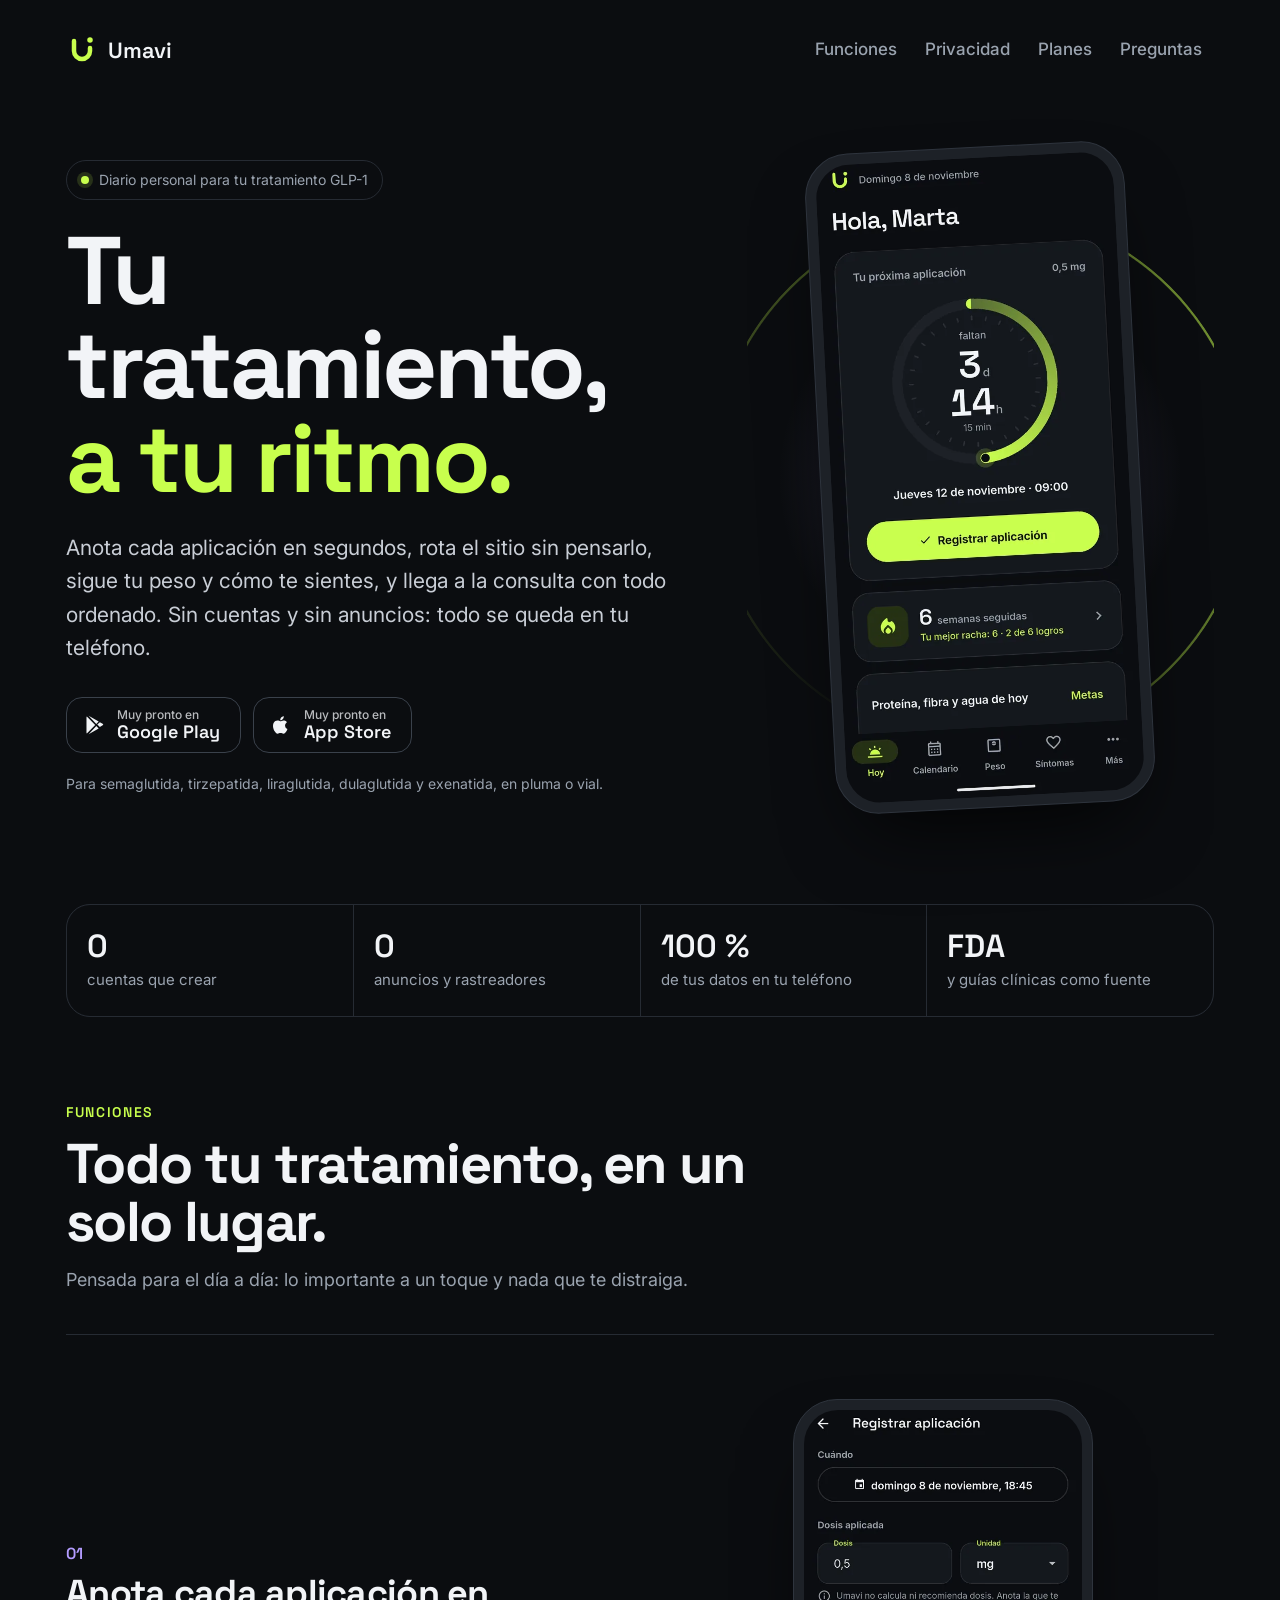
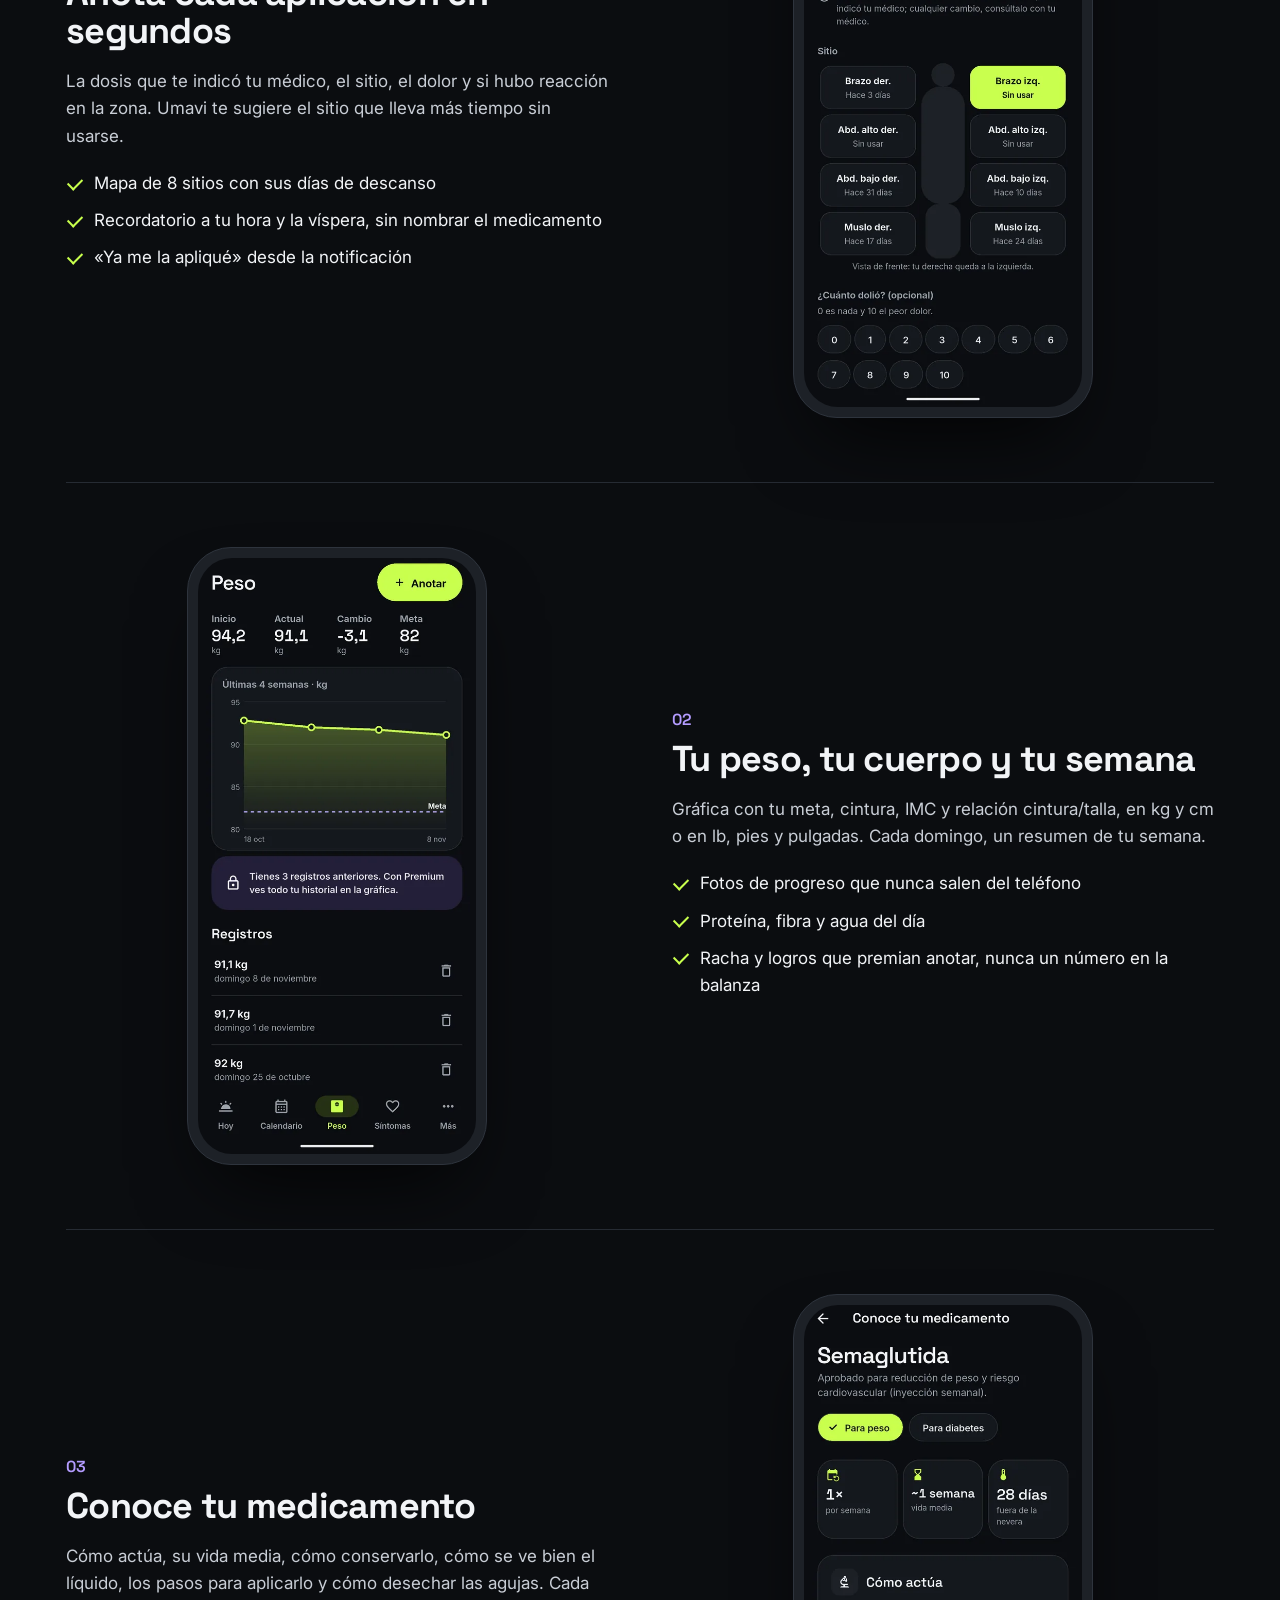
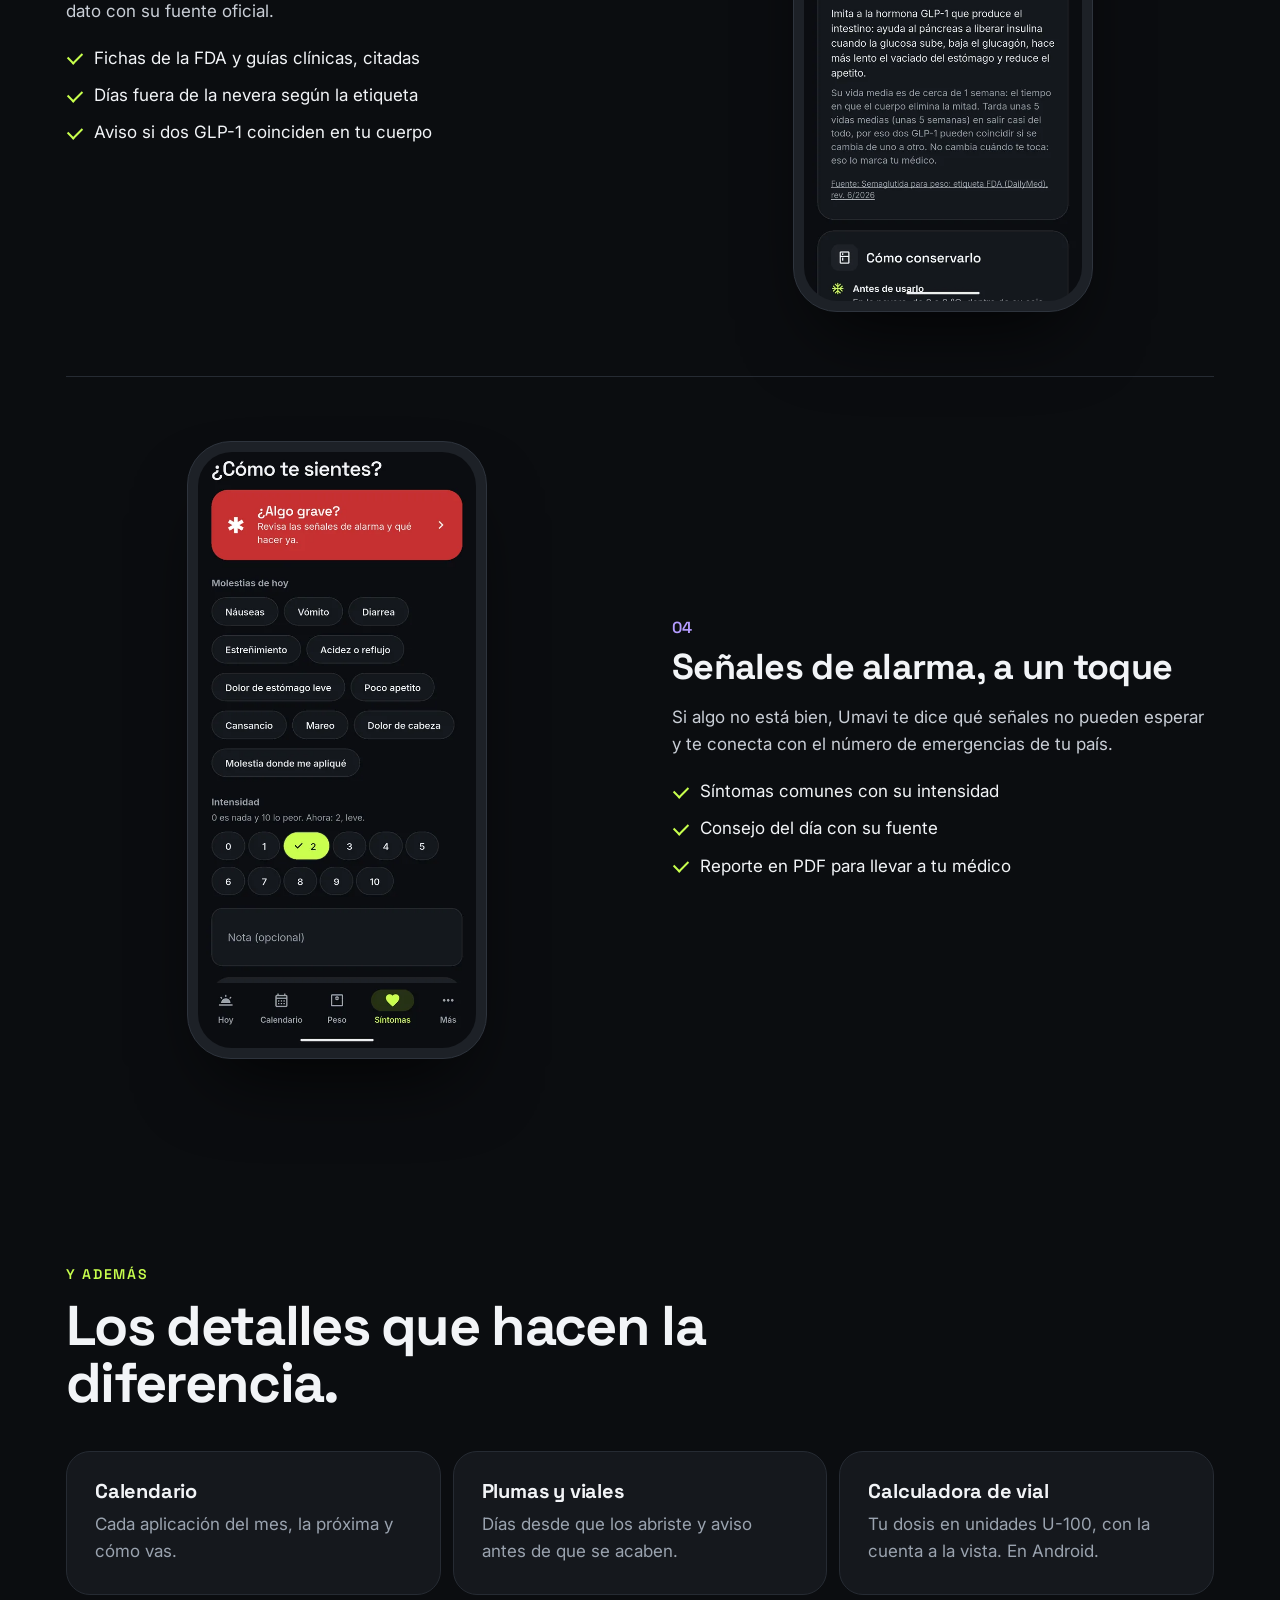
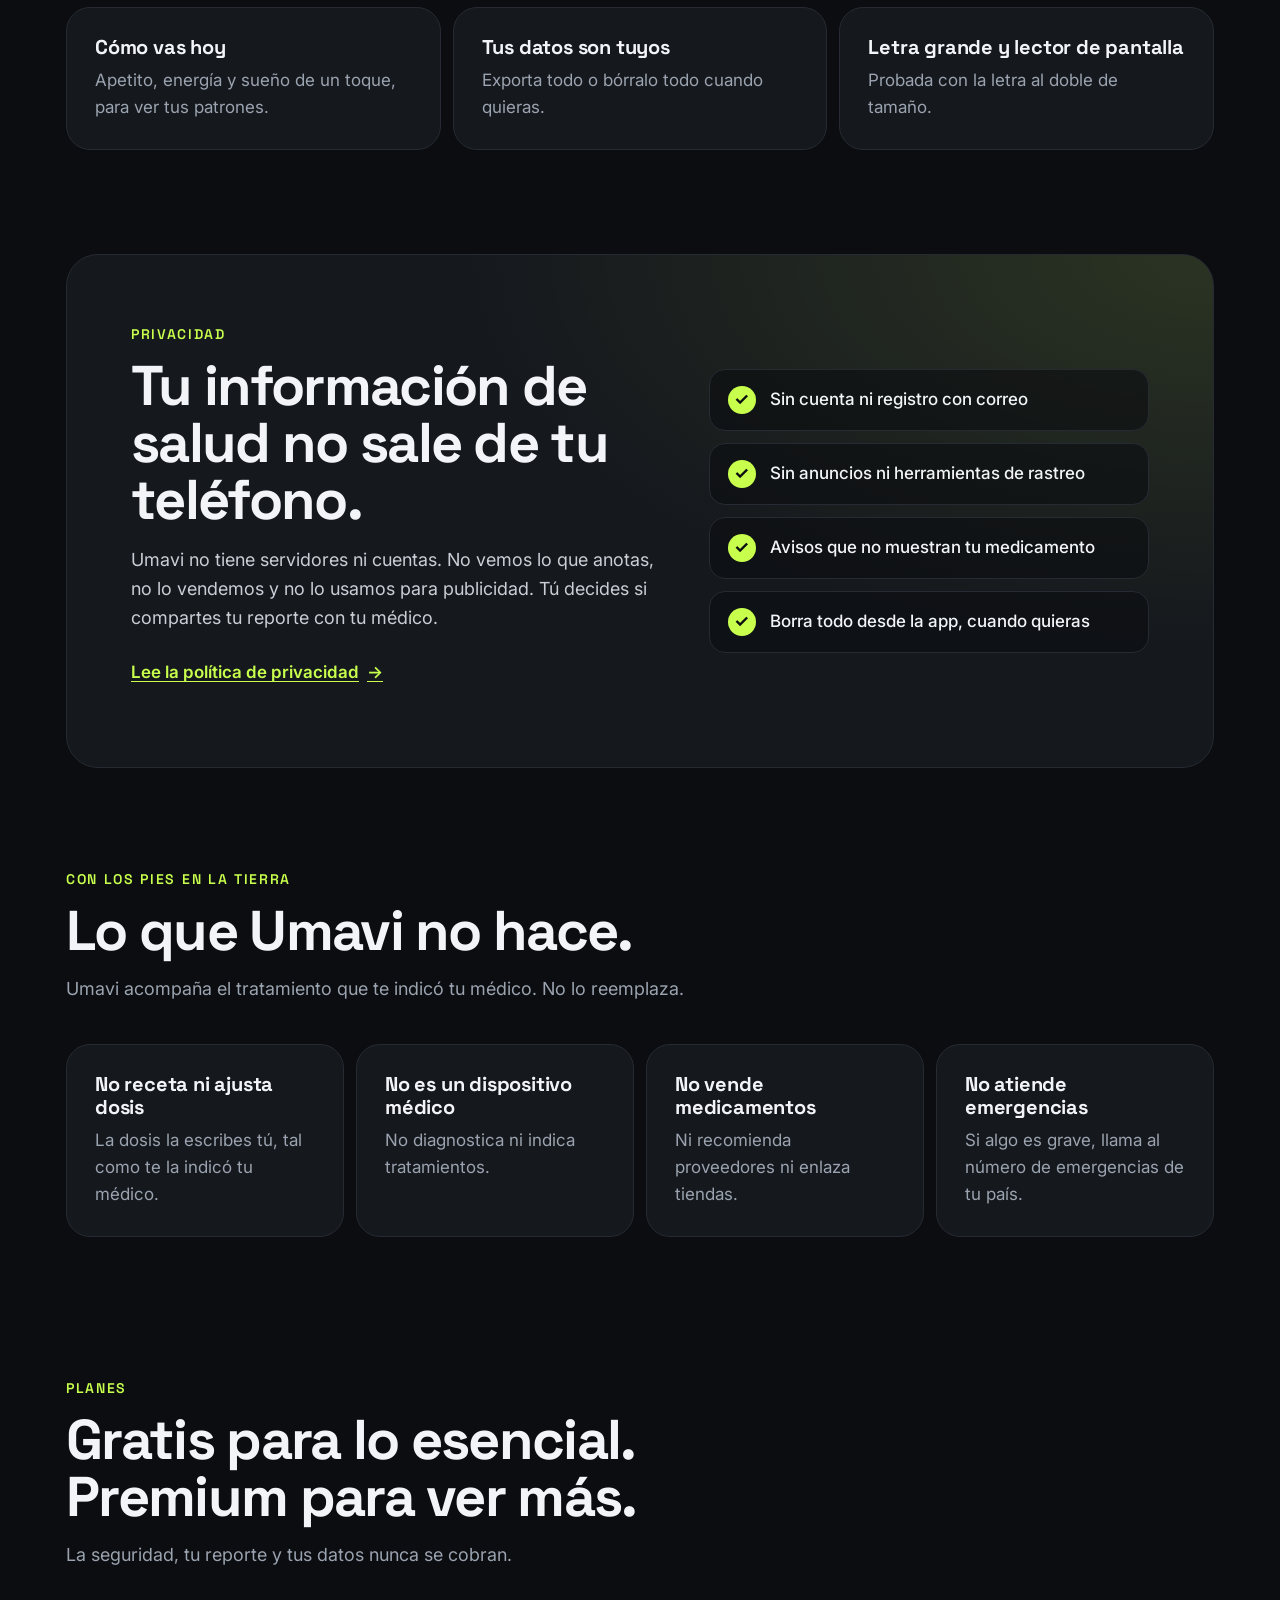
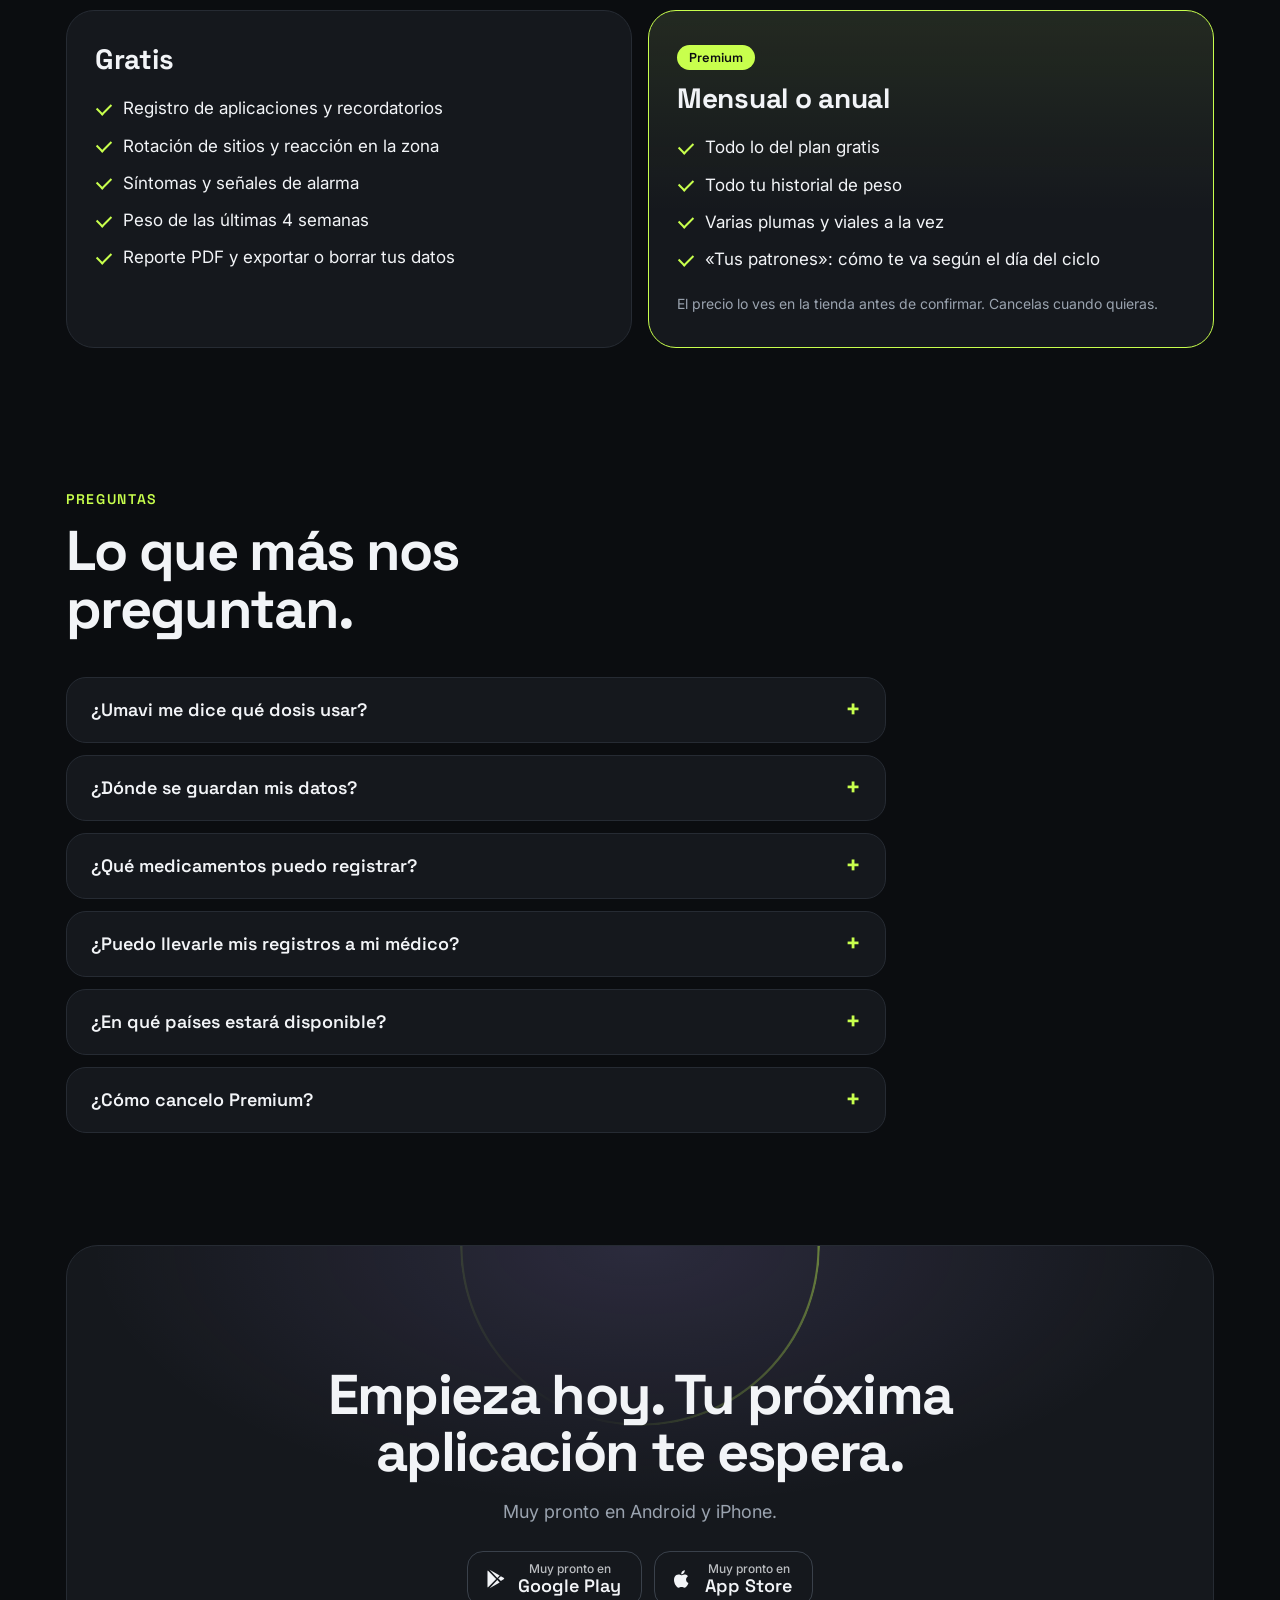
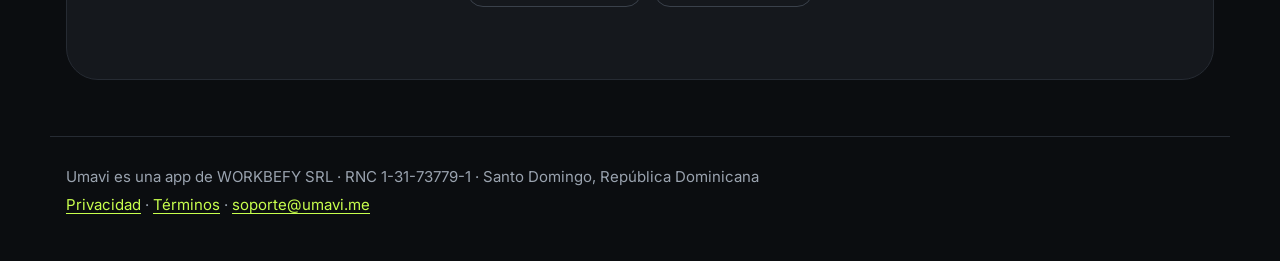
<file: index.html>
<!doctype html>
<html lang="es">
<head>
<meta charset="utf-8">
<meta name="viewport" content="width=device-width, initial-scale=1">
<title>Umavi: diario de tu tratamiento GLP-1</title>
<meta name="description" content="Anota tus aplicaciones, rota el sitio, sigue tu peso y lleva todo ordenado a tu médico. Sin cuentas ni anuncios: tus datos se quedan en tu teléfono.">
<meta name="theme-color" content="#0B0D10">
<meta property="og:title" content="Umavi: diario de tu tratamiento GLP-1">
<meta property="og:description" content="Anota tus aplicaciones, rota el sitio, sigue tu peso y lleva todo ordenado a tu médico. Sin cuentas ni anuncios: tus datos se quedan en tu teléfono.">
<meta property="og:image" content="https://umavi.me/img/01-hoy.webp">
<link rel="icon" href="icono.png">
<link rel="stylesheet" href="estilo.css">
</head>
<body class="portada-app">
<a class="saltar" href="#contenido">Saltar al contenido</a>
<header class="barra">
  <a class="marca" href="./" aria-label="Umavi, inicio">
    <svg viewBox="0 0 64 64" width="32" height="32" aria-hidden="true"><path d="M16 14v20a16 16 0 0 0 32 0v-6" fill="none" stroke="currentColor" stroke-width="9" stroke-linecap="round"/><circle cx="48" cy="12" r="5.5" fill="currentColor"/></svg>
    <span>Umavi</span>
  </a>
  <nav class="nav" aria-label="Secciones">
    <a href="#funciones">Funciones</a><a href="#privacidad">Privacidad</a><a href="#planes">Planes</a><a href="#preguntas">Preguntas</a>
  </nav>
</header>
<main id="contenido">
<section class="hero">
  <div class="hero-texto">
    <p class="sello"><span class="punto" aria-hidden="true"></span>Diario personal para tu tratamiento GLP-1</p>
    <h1>Tu tratamiento,<br><span class="lima">a tu ritmo.</span></h1>
    <p class="bajada">Anota cada aplicación en segundos, rota el sitio sin pensarlo, sigue tu peso y cómo te
    sientes, y llega a la consulta con todo ordenado. Sin cuentas y sin anuncios: todo se queda en tu teléfono.</p>
    <div class="tiendas"><a class="tienda pronto" href="#descargar" aria-label="Muy pronto en Google Play"><svg viewBox="0 0 24 24" width="22" height="22" aria-hidden="true"><path fill="currentColor" d="M4.2 2.6c-.3.3-.4.7-.4 1.2v16.4c0 .5.1.9.4 1.2l9.1-9.4-9.1-9.4zm10.3 10.6 2.6 2.7-11 6.3 8.4-9zm0-2.4L6.1 1.8l11 6.3-2.6 2.7zm3.9-1.9 3 1.7c.9.5.9 1.3 0 1.8l-3 1.7-2.8-2.6 2.8-2.6z"/></svg><span><small>Muy pronto en</small>Google Play</span></a><a class="tienda pronto" href="#descargar" aria-label="Muy pronto en App Store"><svg viewBox="0 0 24 24" width="22" height="22" aria-hidden="true"><path fill="currentColor" d="M16.4 12.6c0-2.4 2-3.6 2.1-3.7-1.1-1.7-2.9-1.9-3.5-1.9-1.5-.2-2.9.9-3.7.9-.8 0-1.9-.9-3.2-.8-1.6 0-3.1 1-4 2.4-1.7 3-.4 7.3 1.2 9.7.8 1.2 1.8 2.5 3 2.4 1.2 0 1.7-.8 3.2-.8s1.9.8 3.2.8c1.3 0 2.2-1.2 3-2.4.9-1.4 1.3-2.7 1.3-2.8-.1 0-2.6-1-2.6-3.8zM14 5.4c.7-.8 1.1-1.9 1-3-1 0-2.1.7-2.8 1.5-.6.7-1.2 1.8-1 2.9 1.1.1 2.1-.6 2.8-1.4z"/></svg><span><small>Muy pronto en</small>App Store</span></a></div>
    <p class="aviso-hero">Para semaglutida, tirzepatida, liraglutida, dulaglutida y exenatida, en pluma o vial.</p>
  </div>
  <div class="hero-visual">
    <div class="anillo" aria-hidden="true"></div>
    <figure class="telefono principal"><img src="img/01-hoy.webp" width="540" height="1158" alt="Pantalla Hoy de Umavi: cuenta regresiva a la próxima aplicación, racha de 6 semanas y botón Registrar aplicación" fetchpriority="high" decoding="async"></figure>
  </div>
</section>

<ul class="franja" aria-label="Lo esencial de Umavi">
  <li><strong>0</strong> cuentas que crear</li>
  <li><strong>0</strong> anuncios y rastreadores</li>
  <li><strong>100&nbsp;%</strong> de tus datos en tu teléfono</li>
  <li><strong>FDA</strong> y guías clínicas como fuente</li>
</ul>

<section id="funciones" class="seccion">
  <header class="cabecera">
    <p class="ojo">Funciones</p>
    <h2>Todo tu tratamiento, en un solo lugar.</h2>
    <p>Pensada para el día a día: lo importante a un toque y nada que te distraiga.</p>
  </header>
  <article class="funcion">
  <div class="funcion-texto">
    <p class="numero">01</p>
    <h3>Anota cada aplicación en segundos</h3>
    <p>La dosis que te indicó tu médico, el sitio, el dolor y si hubo reacción en la zona. Umavi te sugiere el sitio que lleva más tiempo sin usarse.</p>
    <ul class="puntos"><li>Mapa de 8 sitios con sus días de descanso</li><li>Recordatorio a tu hora y la víspera, sin nombrar el medicamento</li><li>«Ya me la apliqué» desde la notificación</li></ul>
  </div>
  <figure class="telefono "><img src="img/06-registrar.webp" width="540" height="1158" alt="Registro de una aplicación con fecha, dosis, mapa de sitios y escala de dolor" loading="lazy" decoding="async"></figure>
</article>
  <article class="funcion">
  <div class="funcion-texto">
    <p class="numero">02</p>
    <h3>Tu peso, tu cuerpo y tu semana</h3>
    <p>Gráfica con tu meta, cintura, IMC y relación cintura/talla, en kg y cm o en lb, pies y pulgadas. Cada domingo, un resumen de tu semana.</p>
    <ul class="puntos"><li>Fotos de progreso que nunca salen del teléfono</li><li>Proteína, fibra y agua del día</li><li>Racha y logros que premian anotar, nunca un número en la balanza</li></ul>
  </div>
  <figure class="telefono "><img src="img/03-peso.webp" width="540" height="1158" alt="Pantalla Peso con inicio, actual, cambio, meta y gráfica de las últimas 4 semanas" loading="lazy" decoding="async"></figure>
</article>
  <article class="funcion">
  <div class="funcion-texto">
    <p class="numero">03</p>
    <h3>Conoce tu medicamento</h3>
    <p>Cómo actúa, su vida media, cómo conservarlo, cómo se ve bien el líquido, los pasos para aplicarlo y cómo desechar las agujas. Cada dato con su fuente oficial.</p>
    <ul class="puntos"><li>Fichas de la FDA y guías clínicas, citadas</li><li>Días fuera de la nevera según la etiqueta</li><li>Aviso si dos GLP-1 coinciden en tu cuerpo</li></ul>
  </div>
  <figure class="telefono "><img src="img/07-medicamento.webp" width="540" height="1158" alt="Ficha de semaglutida con frecuencia, vida media, días fuera de la nevera y cómo actúa" loading="lazy" decoding="async"></figure>
</article>
  <article class="funcion">
  <div class="funcion-texto">
    <p class="numero">04</p>
    <h3>Señales de alarma, a un toque</h3>
    <p>Si algo no está bien, Umavi te dice qué señales no pueden esperar y te conecta con el número de emergencias de tu país.</p>
    <ul class="puntos"><li>Síntomas comunes con su intensidad</li><li>Consejo del día con su fuente</li><li>Reporte en PDF para llevar a tu médico</li></ul>
  </div>
  <figure class="telefono "><img src="img/04-sintomas.webp" width="540" height="1158" alt="Pantalla de síntomas con el botón rojo de señales de alarma y la lista de molestias" loading="lazy" decoding="async"></figure>
</article>
</section>

<section class="seccion mas">
  <header class="cabecera">
    <p class="ojo">Y además</p>
    <h2>Los detalles que hacen la diferencia.</h2>
  </header>
  <ul class="rejilla">
    <li><h3>Calendario</h3><p>Cada aplicación del mes, la próxima y cómo vas.</p></li>
    <li><h3>Plumas y viales</h3><p>Días desde que los abriste y aviso antes de que se acaben.</p></li>
    <li><h3>Calculadora de vial</h3><p>Tu dosis en unidades U-100, con la cuenta a la vista. En Android.</p></li>
    <li><h3>Cómo vas hoy</h3><p>Apetito, energía y sueño de un toque, para ver tus patrones.</p></li>
    <li><h3>Tus datos son tuyos</h3><p>Exporta todo o bórralo todo cuando quieras.</p></li>
    <li><h3>Letra grande y lector de pantalla</h3><p>Probada con la letra al doble de tamaño.</p></li>
  </ul>
</section>

<section id="privacidad" class="seccion privacidad">
  <div class="privacidad-texto">
    <p class="ojo">Privacidad</p>
    <h2>Tu información de salud no sale de tu teléfono.</h2>
    <p>Umavi no tiene servidores ni cuentas. No vemos lo que anotas, no lo vendemos y no lo usamos para publicidad. Tú decides si compartes tu reporte con tu médico.</p>
    <a class="enlace-flecha" href="privacidad/">Lee la política de privacidad <span aria-hidden="true">→</span></a>
  </div>
  <ul class="garantias">
    <li><span aria-hidden="true">✓</span>Sin cuenta ni registro con correo</li>
    <li><span aria-hidden="true">✓</span>Sin anuncios ni herramientas de rastreo</li>
    <li><span aria-hidden="true">✓</span>Avisos que no muestran tu medicamento</li>
    <li><span aria-hidden="true">✓</span>Borra todo desde la app, cuando quieras</li>
  </ul>
</section>

<section class="seccion">
  <header class="cabecera">
    <p class="ojo">Con los pies en la tierra</p>
    <h2>Lo que Umavi no hace.</h2>
    <p>Umavi acompaña el tratamiento que te indicó tu médico. No lo reemplaza.</p>
  </header>
  <ul class="rejilla no-hace">
    <li><h3>No receta ni ajusta dosis</h3><p>La dosis la escribes tú, tal como te la indicó tu médico.</p></li>
    <li><h3>No es un dispositivo médico</h3><p>No diagnostica ni indica tratamientos.</p></li>
    <li><h3>No vende medicamentos</h3><p>Ni recomienda proveedores ni enlaza tiendas.</p></li>
    <li><h3>No atiende emergencias</h3><p>Si algo es grave, llama al número de emergencias de tu país.</p></li>
  </ul>
</section>

<section id="planes" class="seccion">
  <header class="cabecera">
    <p class="ojo">Planes</p>
    <h2>Gratis para lo esencial. Premium para ver más.</h2>
    <p>La seguridad, tu reporte y tus datos nunca se cobran.</p>
  </header>
  <div class="planes">
    <article class="plan">
      <h3>Gratis</h3>
      <ul class="puntos">
        <li>Registro de aplicaciones y recordatorios</li>
        <li>Rotación de sitios y reacción en la zona</li>
        <li>Síntomas y señales de alarma</li>
        <li>Peso de las últimas 4 semanas</li>
        <li>Reporte PDF y exportar o borrar tus datos</li>
      </ul>
    </article>
    <article class="plan premium">
      <p class="etiqueta">Premium</p>
      <h3>Mensual o anual</h3>
      <ul class="puntos">
        <li>Todo lo del plan gratis</li>
        <li>Todo tu historial de peso</li>
        <li>Varias plumas y viales a la vez</li>
        <li>«Tus patrones»: cómo te va según el día del ciclo</li>
      </ul>
      <p class="nota-plan">El precio lo ves en la tienda antes de confirmar. Cancelas cuando quieras.</p>
    </article>
  </div>
</section>

<section id="preguntas" class="seccion">
  <header class="cabecera">
    <p class="ojo">Preguntas</p>
    <h2>Lo que más nos preguntan.</h2>
  </header>
  <div class="faq">
    <details><summary>¿Umavi me dice qué dosis usar?</summary><p>No. Umavi no recomienda, calcula ni ajusta dosis. Escribes la que te indicó tu médico y Umavi te ayuda a llevar el registro.</p></details>
    <details><summary>¿Dónde se guardan mis datos?</summary><p>Solo en tu teléfono. No hay cuenta ni servidores. Si borras la app o tus datos desde Más, se eliminan.</p></details>
    <details><summary>¿Qué medicamentos puedo registrar?</summary><p>Semaglutida, tirzepatida, liraglutida, dulaglutida y exenatida, en pluma o vial, con la dosis y la frecuencia que te indicó tu médico.</p></details>
    <details><summary>¿Puedo llevarle mis registros a mi médico?</summary><p>Sí. Umavi arma un reporte en PDF con tus aplicaciones, peso, síntomas y medidas de los últimos 90 días, y tú eliges con quién compartirlo.</p></details>
    <details><summary>¿En qué países estará disponible?</summary><p>La app está en español y la publicaremos en todos los países donde lo permitan Google Play y la App Store. El botón de urgencias marca el número de emergencias de tu país.</p></details>
    <details><summary>¿Cómo cancelo Premium?</summary><p>Desde la configuración de suscripciones de Google Play o de la App Store. Conservas Premium hasta que termine el periodo pagado.</p></details>
  </div>
</section>

<section id="descargar" class="cta">
  <div class="anillo pequeno" aria-hidden="true"></div>
  <h2>Empieza hoy. Tu próxima aplicación te espera.</h2>
  <p>Muy pronto en Android y iPhone.</p>
  <div class="tiendas"><a class="tienda pronto" href="#descargar" aria-label="Muy pronto en Google Play"><svg viewBox="0 0 24 24" width="22" height="22" aria-hidden="true"><path fill="currentColor" d="M4.2 2.6c-.3.3-.4.7-.4 1.2v16.4c0 .5.1.9.4 1.2l9.1-9.4-9.1-9.4zm10.3 10.6 2.6 2.7-11 6.3 8.4-9zm0-2.4L6.1 1.8l11 6.3-2.6 2.7zm3.9-1.9 3 1.7c.9.5.9 1.3 0 1.8l-3 1.7-2.8-2.6 2.8-2.6z"/></svg><span><small>Muy pronto en</small>Google Play</span></a><a class="tienda pronto" href="#descargar" aria-label="Muy pronto en App Store"><svg viewBox="0 0 24 24" width="22" height="22" aria-hidden="true"><path fill="currentColor" d="M16.4 12.6c0-2.4 2-3.6 2.1-3.7-1.1-1.7-2.9-1.9-3.5-1.9-1.5-.2-2.9.9-3.7.9-.8 0-1.9-.9-3.2-.8-1.6 0-3.1 1-4 2.4-1.7 3-.4 7.3 1.2 9.7.8 1.2 1.8 2.5 3 2.4 1.2 0 1.7-.8 3.2-.8s1.9.8 3.2.8c1.3 0 2.2-1.2 3-2.4.9-1.4 1.3-2.7 1.3-2.8-.1 0-2.6-1-2.6-3.8zM14 5.4c.7-.8 1.1-1.9 1-3-1 0-2.1.7-2.8 1.5-.6.7-1.2 1.8-1 2.9 1.1.1 2.1-.6 2.8-1.4z"/></svg><span><small>Muy pronto en</small>App Store</span></a></div>
</section>

</main>
<footer class="pie">
  <p>Umavi es una app de WORKBEFY SRL · RNC 1-31-73779-1 · Santo Domingo, República Dominicana</p>
  <p><a href="privacidad/">Privacidad</a> · <a href="terminos/">Términos</a> · <a href="mailto:soporte@umavi.me">soporte@umavi.me</a></p>
</footer>
</body>
</html>
</file>
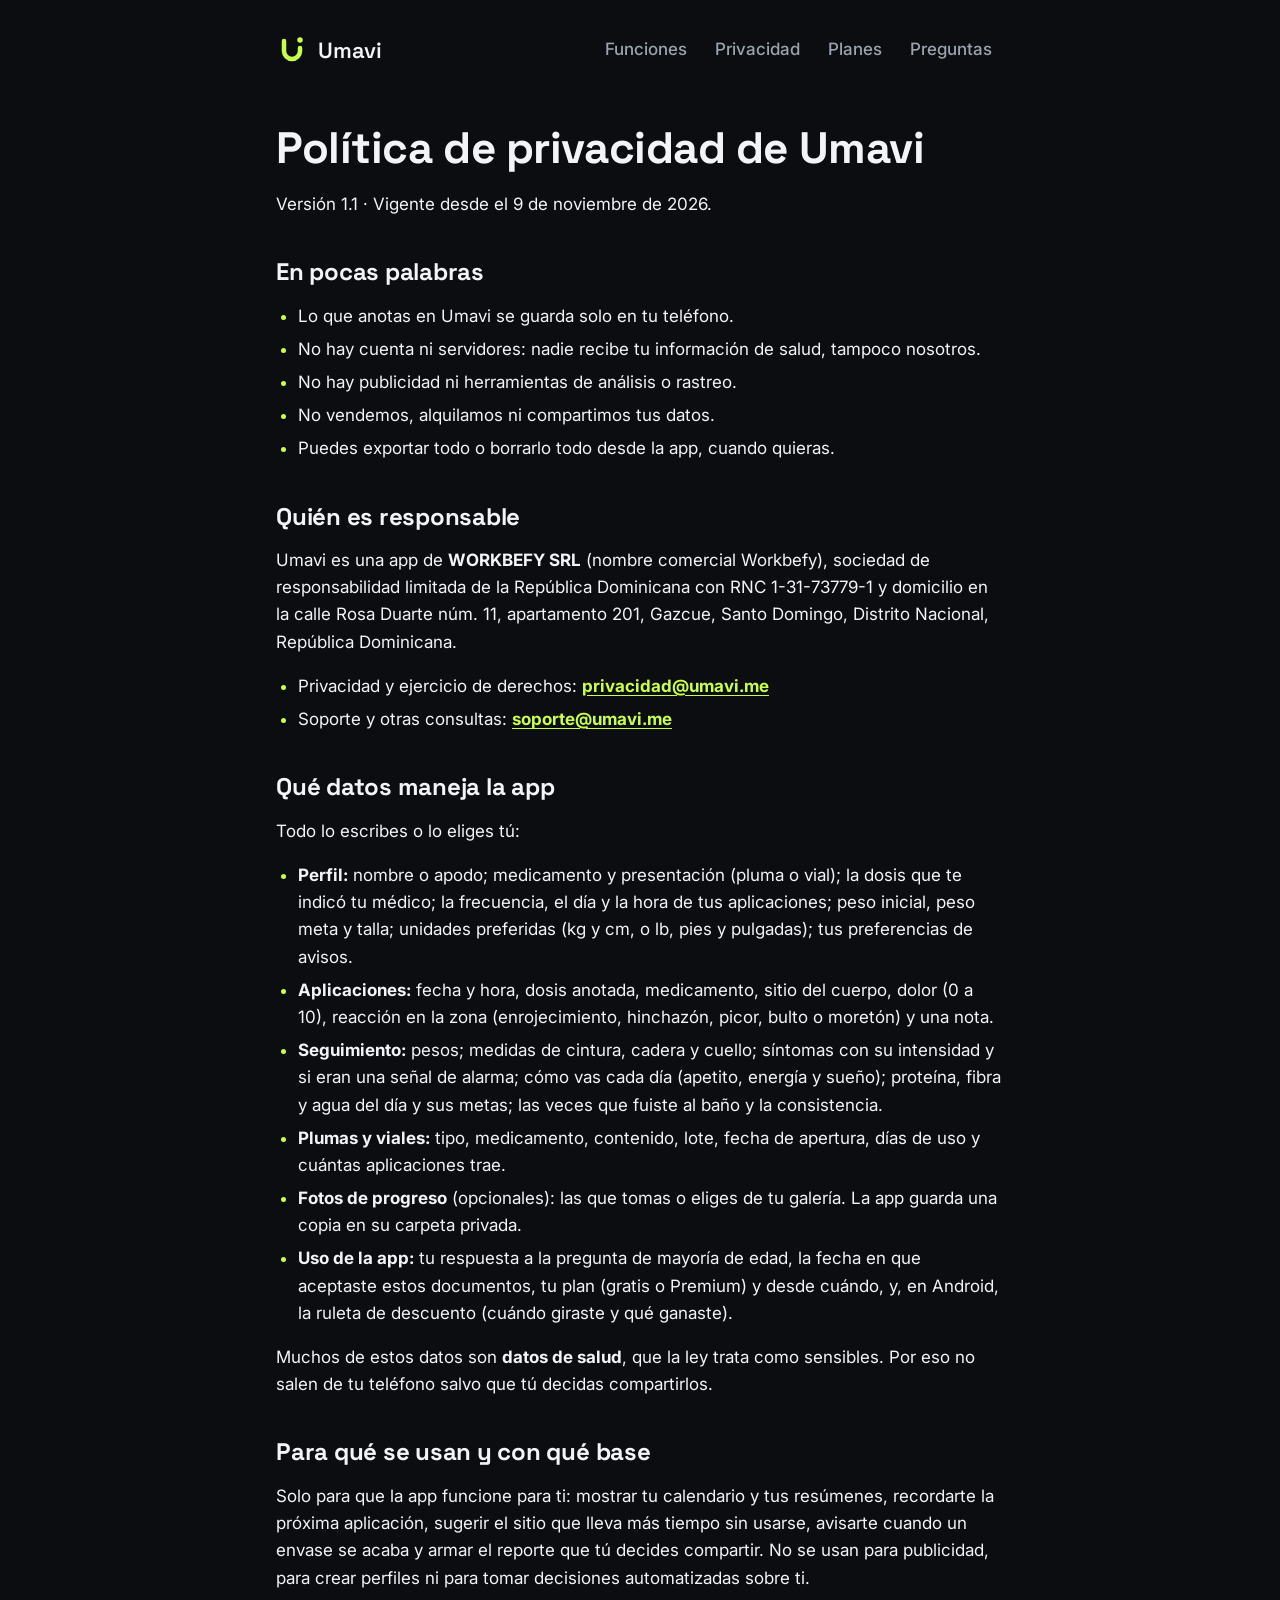
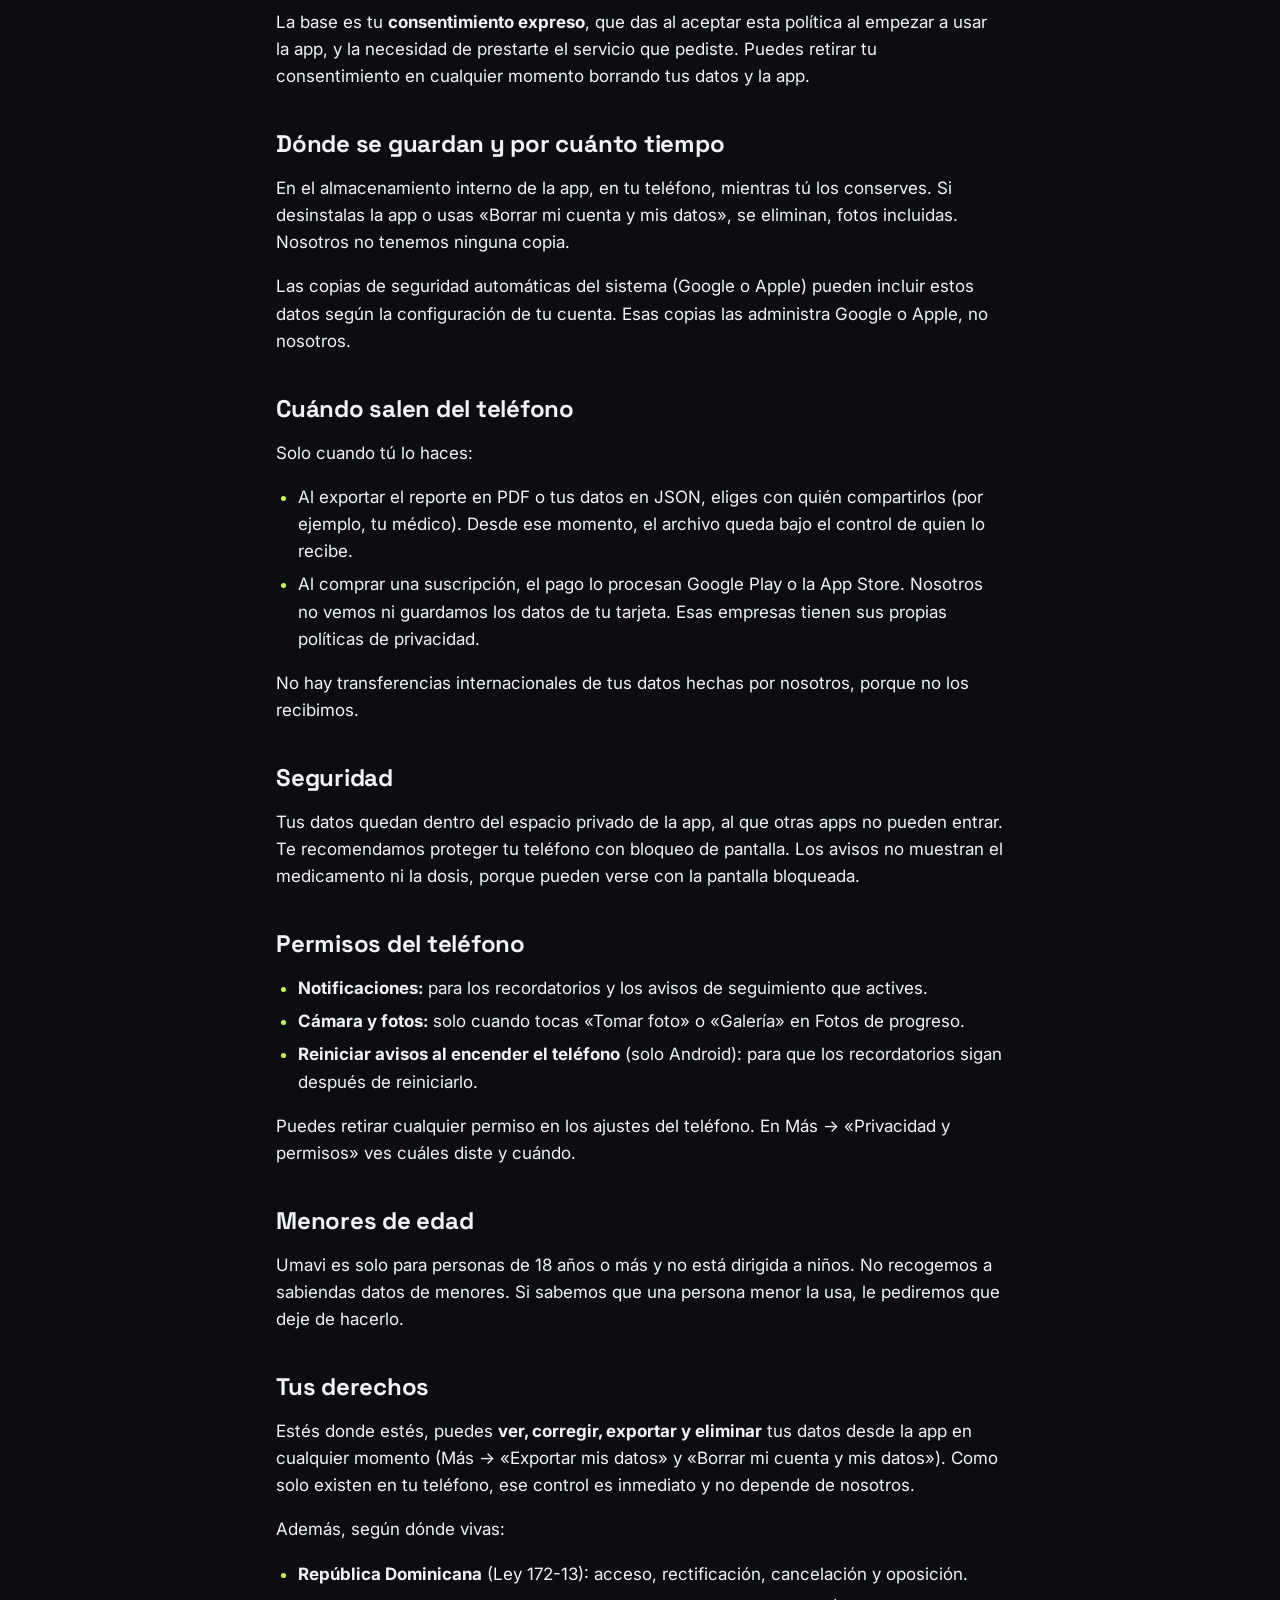
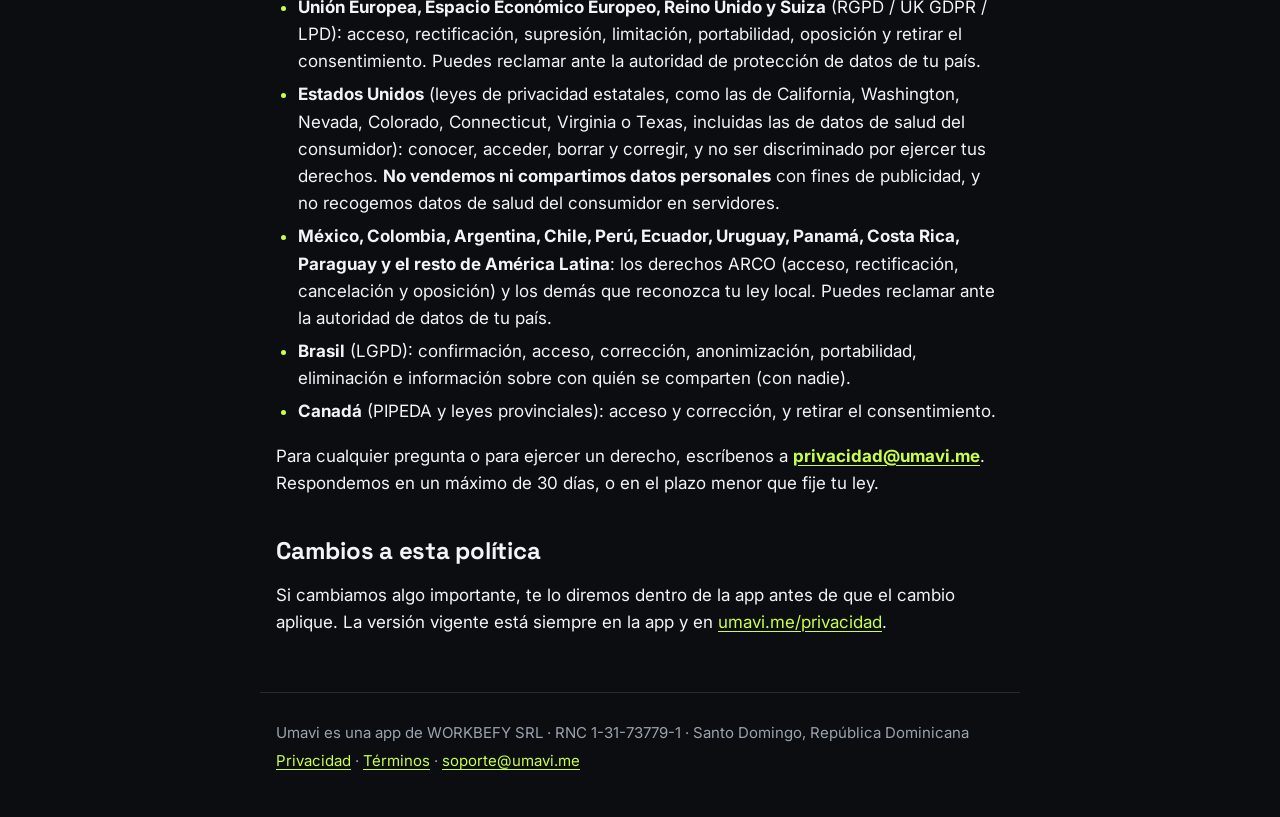
<file: privacidad/index.html>
<!doctype html>
<html lang="es">
<head>
<meta charset="utf-8">
<meta name="viewport" content="width=device-width, initial-scale=1">
<title>Política de privacidad de Umavi</title>
<meta name="description" content="Umavi: diario personal para el tratamiento GLP-1. Privacidad, términos y contacto.">
<meta name="theme-color" content="#0B0D10">
<meta property="og:title" content="Política de privacidad de Umavi">
<meta property="og:description" content="Umavi: diario personal para el tratamiento GLP-1. Privacidad, términos y contacto.">
<meta property="og:image" content="https://umavi.me/img/01-hoy.webp">
<link rel="icon" href="../icono.png">
<link rel="stylesheet" href="../estilo.css">
</head>
<body>
<a class="saltar" href="#contenido">Saltar al contenido</a>
<header class="barra">
  <a class="marca" href="../" aria-label="Umavi, inicio">
    <svg viewBox="0 0 64 64" width="32" height="32" aria-hidden="true"><path d="M16 14v20a16 16 0 0 0 32 0v-6" fill="none" stroke="currentColor" stroke-width="9" stroke-linecap="round"/><circle cx="48" cy="12" r="5.5" fill="currentColor"/></svg>
    <span>Umavi</span>
  </a>
  <nav class="nav" aria-label="Secciones">
    <a href="../#funciones">Funciones</a><a href="../#privacidad">Privacidad</a><a href="../#planes">Planes</a><a href="../#preguntas">Preguntas</a>
  </nav>
</header>
<main id="contenido">
<article class="doc">
<h1>Política de privacidad de Umavi</h1>
<p>Versión 1.1 · Vigente desde el 9 de noviembre de 2026.</p>
<h2>En pocas palabras</h2>
<ul>
<li>Lo que anotas en Umavi se guarda solo en tu teléfono.</li>
<li>No hay cuenta ni servidores: nadie recibe tu información de salud, tampoco nosotros.</li>
<li>No hay publicidad ni herramientas de análisis o rastreo.</li>
<li>No vendemos, alquilamos ni compartimos tus datos.</li>
<li>Puedes exportar todo o borrarlo todo desde la app, cuando quieras.</li>
</ul>
<h2>Quién es responsable</h2>
<p>Umavi es una app de <strong>WORKBEFY SRL</strong> (nombre comercial Workbefy), sociedad de responsabilidad limitada de la República Dominicana con RNC 1-31-73779-1 y domicilio en la calle Rosa Duarte núm. 11, apartamento 201, Gazcue, Santo Domingo, Distrito Nacional, República Dominicana.</p>
<ul>
<li>Privacidad y ejercicio de derechos: <strong><a href="mailto:privacidad@umavi.me">privacidad@umavi.me</a></strong></li>
<li>Soporte y otras consultas: <strong><a href="mailto:soporte@umavi.me">soporte@umavi.me</a></strong></li>
</ul>
<h2>Qué datos maneja la app</h2>
<p>Todo lo escribes o lo eliges tú:</p>
<ul>
<li><strong>Perfil:</strong> nombre o apodo; medicamento y presentación (pluma o vial); la dosis que te indicó tu médico; la frecuencia, el día y la hora de tus aplicaciones; peso inicial, peso meta y talla; unidades preferidas (kg y cm, o lb, pies y pulgadas); tus preferencias de avisos.</li>
<li><strong>Aplicaciones:</strong> fecha y hora, dosis anotada, medicamento, sitio del cuerpo, dolor (0 a 10), reacción en la zona (enrojecimiento, hinchazón, picor, bulto o moretón) y una nota.</li>
<li><strong>Seguimiento:</strong> pesos; medidas de cintura, cadera y cuello; síntomas con su intensidad y si eran una señal de alarma; cómo vas cada día (apetito, energía y sueño); proteína, fibra y agua del día y sus metas; las veces que fuiste al baño y la consistencia.</li>
<li><strong>Plumas y viales:</strong> tipo, medicamento, contenido, lote, fecha de apertura, días de uso y cuántas aplicaciones trae.</li>
<li><strong>Fotos de progreso</strong> (opcionales): las que tomas o eliges de tu galería. La app guarda una copia en su carpeta privada.</li>
<li><strong>Uso de la app:</strong> tu respuesta a la pregunta de mayoría de edad, la fecha en que aceptaste estos documentos, tu plan (gratis o Premium) y desde cuándo, y, en Android, la ruleta de descuento (cuándo giraste y qué ganaste).</li>
</ul>
<p>Muchos de estos datos son <strong>datos de salud</strong>, que la ley trata como sensibles. Por eso no salen de tu teléfono salvo que tú decidas compartirlos.</p>
<h2>Para qué se usan y con qué base</h2>
<p>Solo para que la app funcione para ti: mostrar tu calendario y tus resúmenes, recordarte la próxima aplicación, sugerir el sitio que lleva más tiempo sin usarse, avisarte cuando un envase se acaba y armar el reporte que tú decides compartir. No se usan para publicidad, para crear perfiles ni para tomar decisiones automatizadas sobre ti.</p>
<p>La base es tu <strong>consentimiento expreso</strong>, que das al aceptar esta política al empezar a usar la app, y la necesidad de prestarte el servicio que pediste. Puedes retirar tu consentimiento en cualquier momento borrando tus datos y la app.</p>
<h2>Dónde se guardan y por cuánto tiempo</h2>
<p>En el almacenamiento interno de la app, en tu teléfono, mientras tú los conserves. Si desinstalas la app o usas «Borrar mi cuenta y mis datos», se eliminan, fotos incluidas. Nosotros no tenemos ninguna copia.</p>
<p>Las copias de seguridad automáticas del sistema (Google o Apple) pueden incluir estos datos según la configuración de tu cuenta. Esas copias las administra Google o Apple, no nosotros.</p>
<h2>Cuándo salen del teléfono</h2>
<p>Solo cuando tú lo haces:</p>
<ul>
<li>Al exportar el reporte en PDF o tus datos en JSON, eliges con quién compartirlos (por ejemplo, tu médico). Desde ese momento, el archivo queda bajo el control de quien lo recibe.</li>
<li>Al comprar una suscripción, el pago lo procesan Google Play o la App Store. Nosotros no vemos ni guardamos los datos de tu tarjeta. Esas empresas tienen sus propias políticas de privacidad.</li>
</ul>
<p>No hay transferencias internacionales de tus datos hechas por nosotros, porque no los recibimos.</p>
<h2>Seguridad</h2>
<p>Tus datos quedan dentro del espacio privado de la app, al que otras apps no pueden entrar. Te recomendamos proteger tu teléfono con bloqueo de pantalla. Los avisos no muestran el medicamento ni la dosis, porque pueden verse con la pantalla bloqueada.</p>
<h2>Permisos del teléfono</h2>
<ul>
<li><strong>Notificaciones:</strong> para los recordatorios y los avisos de seguimiento que actives.</li>
<li><strong>Cámara y fotos:</strong> solo cuando tocas «Tomar foto» o «Galería» en Fotos de progreso.</li>
<li><strong>Reiniciar avisos al encender el teléfono</strong> (solo Android): para que los recordatorios sigan después de reiniciarlo.</li>
</ul>
<p>Puedes retirar cualquier permiso en los ajustes del teléfono. En Más → «Privacidad y permisos» ves cuáles diste y cuándo.</p>
<h2>Menores de edad</h2>
<p>Umavi es solo para personas de 18 años o más y no está dirigida a niños. No recogemos a sabiendas datos de menores. Si sabemos que una persona menor la usa, le pediremos que deje de hacerlo.</p>
<h2>Tus derechos</h2>
<p>Estés donde estés, puedes <strong>ver, corregir, exportar y eliminar</strong> tus datos desde la app en cualquier momento (Más → «Exportar mis datos» y «Borrar mi cuenta y mis datos»). Como solo existen en tu teléfono, ese control es inmediato y no depende de nosotros.</p>
<p>Además, según dónde vivas:</p>
<ul>
<li><strong>República Dominicana</strong> (Ley 172-13): acceso, rectificación, cancelación y oposición.</li>
<li><strong>Unión Europea, Espacio Económico Europeo, Reino Unido y Suiza</strong> (RGPD / UK GDPR / LPD): acceso, rectificación, supresión, limitación, portabilidad, oposición y retirar el consentimiento. Puedes reclamar ante la autoridad de protección de datos de tu país.</li>
<li><strong>Estados Unidos</strong> (leyes de privacidad estatales, como las de California, Washington, Nevada, Colorado, Connecticut, Virginia o Texas, incluidas las de datos de salud del consumidor): conocer, acceder, borrar y corregir, y no ser discriminado por ejercer tus derechos. <strong>No vendemos ni compartimos datos personales</strong> con fines de publicidad, y no recogemos datos de salud del consumidor en servidores.</li>
<li><strong>México, Colombia, Argentina, Chile, Perú, Ecuador, Uruguay, Panamá, Costa Rica, Paraguay y el resto de América Latina</strong>: los derechos ARCO (acceso, rectificación, cancelación y oposición) y los demás que reconozca tu ley local. Puedes reclamar ante la autoridad de datos de tu país.</li>
<li><strong>Brasil</strong> (LGPD): confirmación, acceso, corrección, anonimización, portabilidad, eliminación e información sobre con quién se comparten (con nadie).</li>
<li><strong>Canadá</strong> (PIPEDA y leyes provinciales): acceso y corrección, y retirar el consentimiento.</li>
</ul>
<p>Para cualquier pregunta o para ejercer un derecho, escríbenos a <strong><a href="mailto:privacidad@umavi.me">privacidad@umavi.me</a></strong>. Respondemos en un máximo de 30 días, o en el plazo menor que fije tu ley.</p>
<h2>Cambios a esta política</h2>
<p>Si cambiamos algo importante, te lo diremos dentro de la app antes de que el cambio aplique. La versión vigente está siempre en la app y en <a href="https://umavi.me/privacidad/">umavi.me/privacidad</a>.</p>
</article>

</main>
<footer class="pie">
  <p>Umavi es una app de WORKBEFY SRL · RNC 1-31-73779-1 · Santo Domingo, República Dominicana</p>
  <p><a href="../privacidad/">Privacidad</a> · <a href="../terminos/">Términos</a> · <a href="mailto:soporte@umavi.me">soporte@umavi.me</a></p>
</footer>
</body>
</html>
</file>
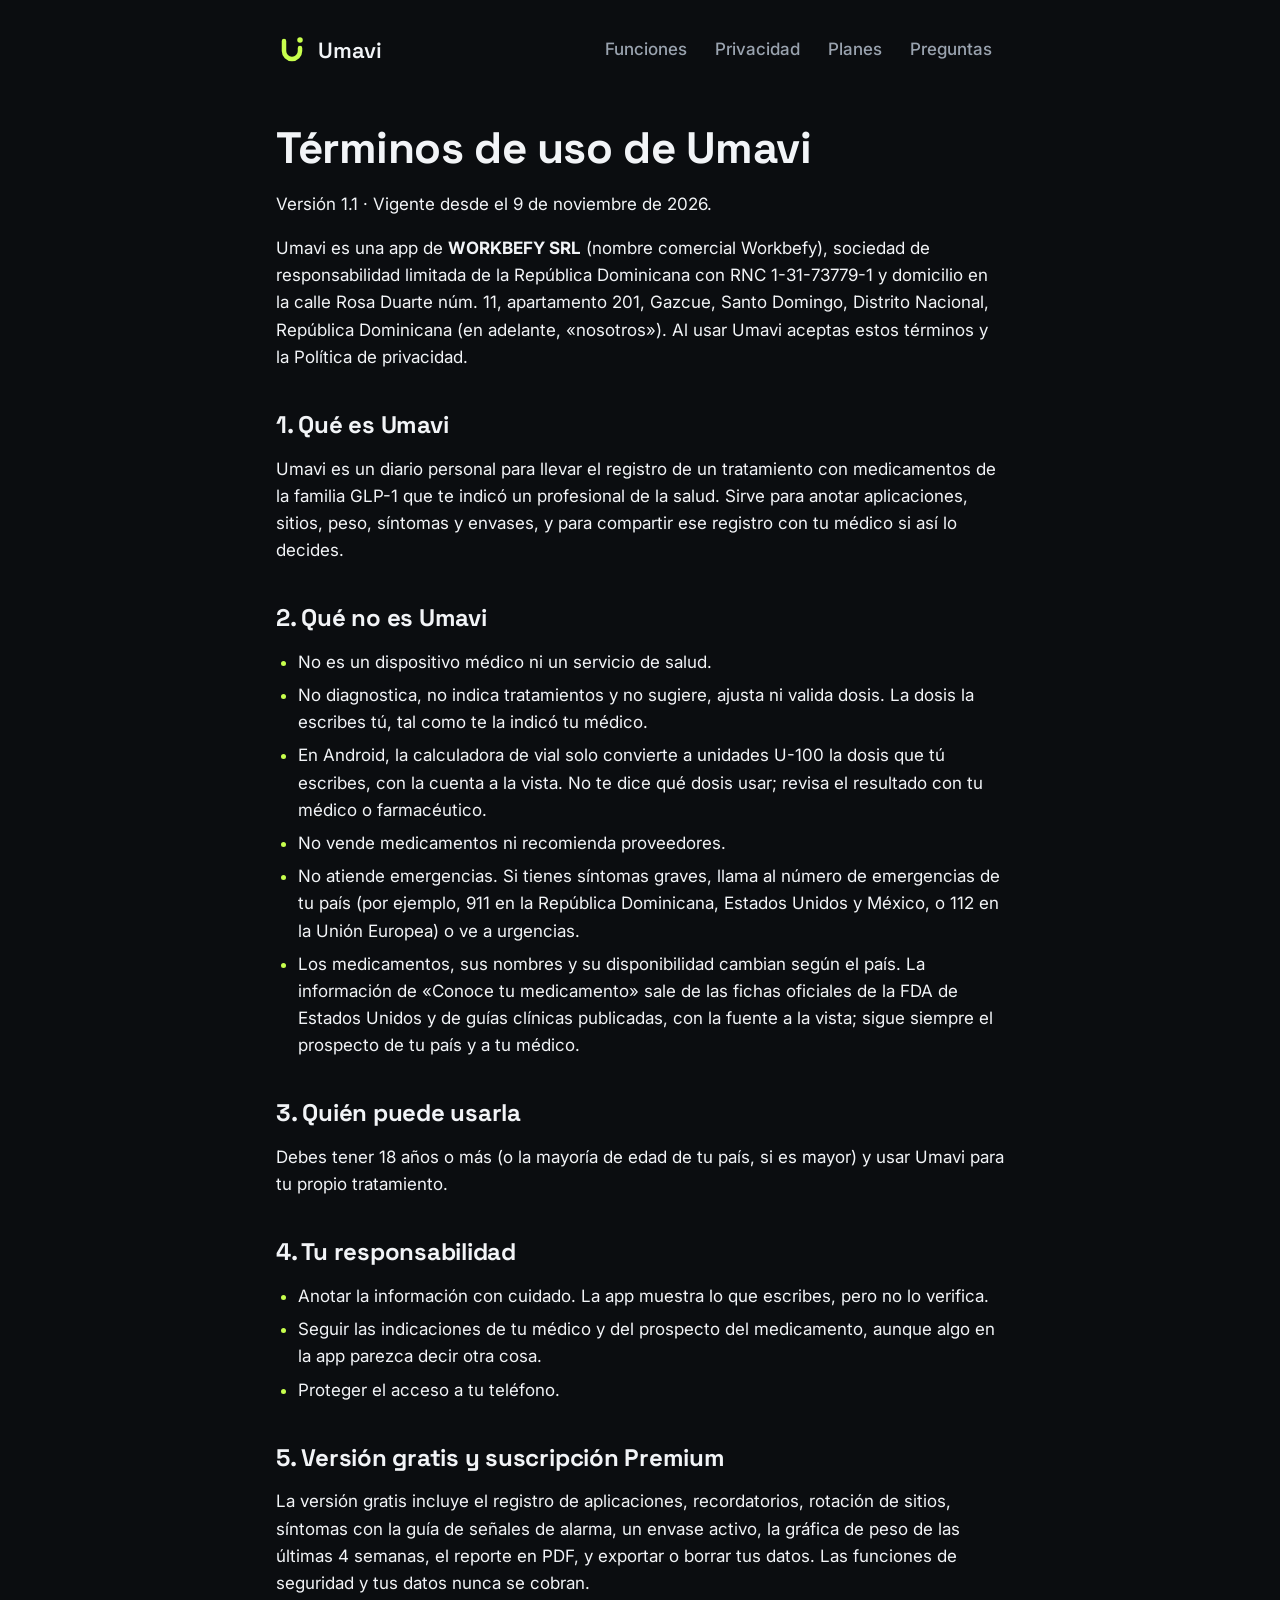
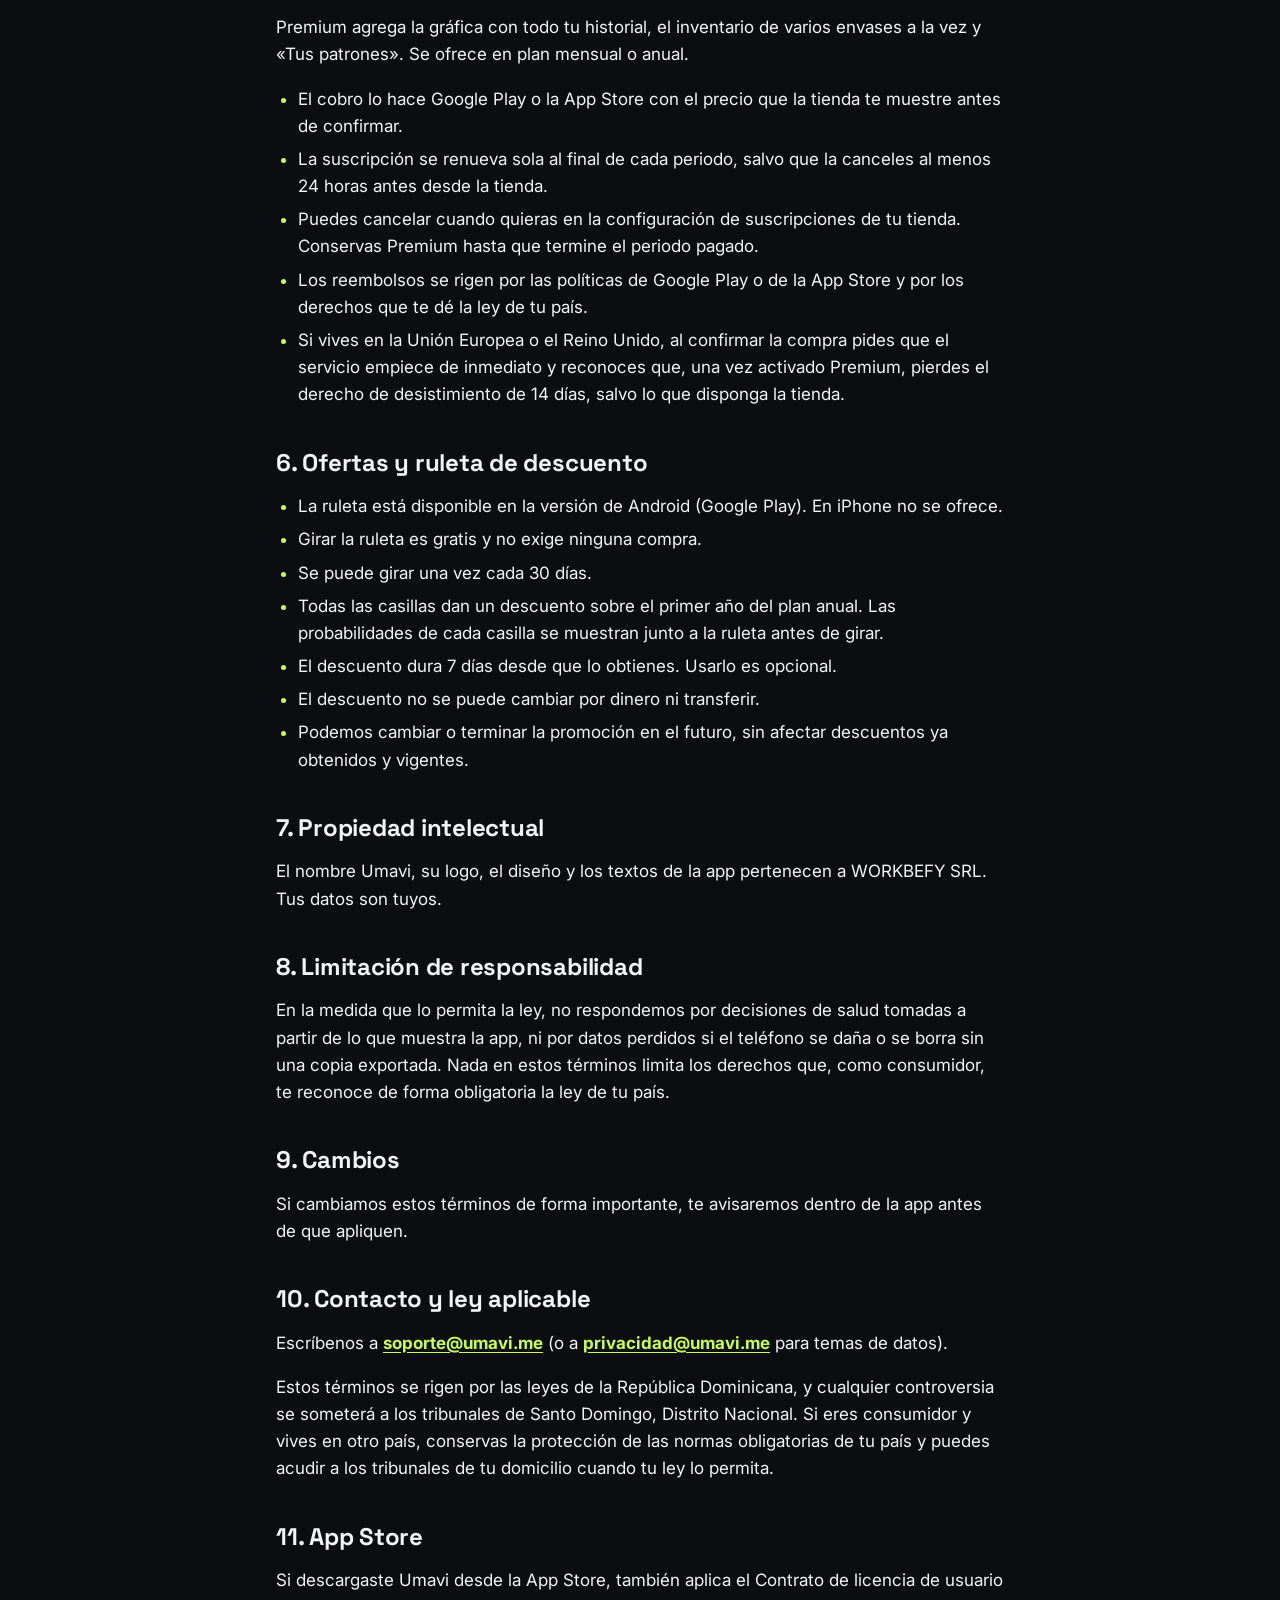
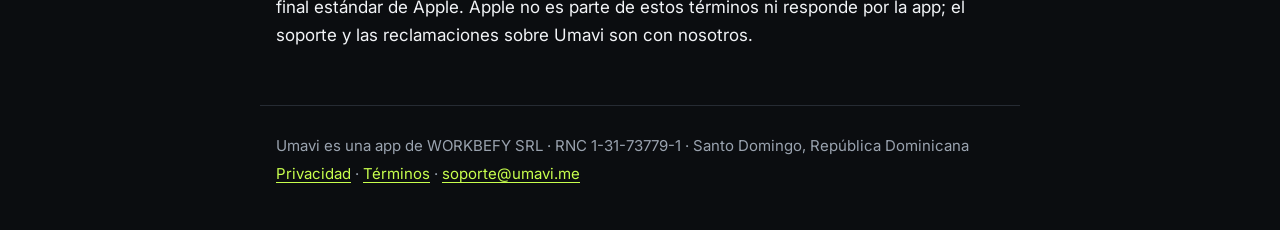
<file: terminos/index.html>
<!doctype html>
<html lang="es">
<head>
<meta charset="utf-8">
<meta name="viewport" content="width=device-width, initial-scale=1">
<title>Términos de uso de Umavi</title>
<meta name="description" content="Umavi: diario personal para el tratamiento GLP-1. Privacidad, términos y contacto.">
<meta name="theme-color" content="#0B0D10">
<meta property="og:title" content="Términos de uso de Umavi">
<meta property="og:description" content="Umavi: diario personal para el tratamiento GLP-1. Privacidad, términos y contacto.">
<meta property="og:image" content="https://umavi.me/img/01-hoy.webp">
<link rel="icon" href="../icono.png">
<link rel="stylesheet" href="../estilo.css">
</head>
<body>
<a class="saltar" href="#contenido">Saltar al contenido</a>
<header class="barra">
  <a class="marca" href="../" aria-label="Umavi, inicio">
    <svg viewBox="0 0 64 64" width="32" height="32" aria-hidden="true"><path d="M16 14v20a16 16 0 0 0 32 0v-6" fill="none" stroke="currentColor" stroke-width="9" stroke-linecap="round"/><circle cx="48" cy="12" r="5.5" fill="currentColor"/></svg>
    <span>Umavi</span>
  </a>
  <nav class="nav" aria-label="Secciones">
    <a href="../#funciones">Funciones</a><a href="../#privacidad">Privacidad</a><a href="../#planes">Planes</a><a href="../#preguntas">Preguntas</a>
  </nav>
</header>
<main id="contenido">
<article class="doc">
<h1>Términos de uso de Umavi</h1>
<p>Versión 1.1 · Vigente desde el 9 de noviembre de 2026.</p>
<p>Umavi es una app de <strong>WORKBEFY SRL</strong> (nombre comercial Workbefy), sociedad de responsabilidad limitada de la República Dominicana con RNC 1-31-73779-1 y domicilio en la calle Rosa Duarte núm. 11, apartamento 201, Gazcue, Santo Domingo, Distrito Nacional, República Dominicana (en adelante, «nosotros»). Al usar Umavi aceptas estos términos y la Política de privacidad.</p>
<h2>1. Qué es Umavi</h2>
<p>Umavi es un diario personal para llevar el registro de un tratamiento con medicamentos de la familia GLP-1 que te indicó un profesional de la salud. Sirve para anotar aplicaciones, sitios, peso, síntomas y envases, y para compartir ese registro con tu médico si así lo decides.</p>
<h2>2. Qué no es Umavi</h2>
<ul>
<li>No es un dispositivo médico ni un servicio de salud.</li>
<li>No diagnostica, no indica tratamientos y no sugiere, ajusta ni valida dosis. La dosis la escribes tú, tal como te la indicó tu médico.</li>
<li>En Android, la calculadora de vial solo convierte a unidades U-100 la dosis que tú escribes, con la cuenta a la vista. No te dice qué dosis usar; revisa el resultado con tu médico o farmacéutico.</li>
<li>No vende medicamentos ni recomienda proveedores.</li>
<li>No atiende emergencias. Si tienes síntomas graves, llama al número de emergencias de tu país (por ejemplo, 911 en la República Dominicana, Estados Unidos y México, o 112 en la Unión Europea) o ve a urgencias.</li>
<li>Los medicamentos, sus nombres y su disponibilidad cambian según el país. La información de «Conoce tu medicamento» sale de las fichas oficiales de la FDA de Estados Unidos y de guías clínicas publicadas, con la fuente a la vista; sigue siempre el prospecto de tu país y a tu médico.</li>
</ul>
<h2>3. Quién puede usarla</h2>
<p>Debes tener 18 años o más (o la mayoría de edad de tu país, si es mayor) y usar Umavi para tu propio tratamiento.</p>
<h2>4. Tu responsabilidad</h2>
<ul>
<li>Anotar la información con cuidado. La app muestra lo que escribes, pero no lo verifica.</li>
<li>Seguir las indicaciones de tu médico y del prospecto del medicamento, aunque algo en la app parezca decir otra cosa.</li>
<li>Proteger el acceso a tu teléfono.</li>
</ul>
<h2>5. Versión gratis y suscripción Premium</h2>
<p>La versión gratis incluye el registro de aplicaciones, recordatorios, rotación de sitios, síntomas con la guía de señales de alarma, un envase activo, la gráfica de peso de las últimas 4 semanas, el reporte en PDF, y exportar o borrar tus datos. Las funciones de seguridad y tus datos nunca se cobran.</p>
<p>Premium agrega la gráfica con todo tu historial, el inventario de varios envases a la vez y «Tus patrones». Se ofrece en plan mensual o anual.</p>
<ul>
<li>El cobro lo hace Google Play o la App Store con el precio que la tienda te muestre antes de confirmar.</li>
<li>La suscripción se renueva sola al final de cada periodo, salvo que la canceles al menos 24 horas antes desde la tienda.</li>
<li>Puedes cancelar cuando quieras en la configuración de suscripciones de tu tienda. Conservas Premium hasta que termine el periodo pagado.</li>
<li>Los reembolsos se rigen por las políticas de Google Play o de la App Store y por los derechos que te dé la ley de tu país.</li>
<li>Si vives en la Unión Europea o el Reino Unido, al confirmar la compra pides que el servicio empiece de inmediato y reconoces que, una vez activado Premium, pierdes el derecho de desistimiento de 14 días, salvo lo que disponga la tienda.</li>
</ul>
<h2>6. Ofertas y ruleta de descuento</h2>
<ul>
<li>La ruleta está disponible en la versión de Android (Google Play). En iPhone no se ofrece.</li>
<li>Girar la ruleta es gratis y no exige ninguna compra.</li>
<li>Se puede girar una vez cada 30 días.</li>
<li>Todas las casillas dan un descuento sobre el primer año del plan anual. Las probabilidades de cada casilla se muestran junto a la ruleta antes de girar.</li>
<li>El descuento dura 7 días desde que lo obtienes. Usarlo es opcional.</li>
<li>El descuento no se puede cambiar por dinero ni transferir.</li>
<li>Podemos cambiar o terminar la promoción en el futuro, sin afectar descuentos ya obtenidos y vigentes.</li>
</ul>
<h2>7. Propiedad intelectual</h2>
<p>El nombre Umavi, su logo, el diseño y los textos de la app pertenecen a WORKBEFY SRL. Tus datos son tuyos.</p>
<h2>8. Limitación de responsabilidad</h2>
<p>En la medida que lo permita la ley, no respondemos por decisiones de salud tomadas a partir de lo que muestra la app, ni por datos perdidos si el teléfono se daña o se borra sin una copia exportada. Nada en estos términos limita los derechos que, como consumidor, te reconoce de forma obligatoria la ley de tu país.</p>
<h2>9. Cambios</h2>
<p>Si cambiamos estos términos de forma importante, te avisaremos dentro de la app antes de que apliquen.</p>
<h2>10. Contacto y ley aplicable</h2>
<p>Escríbenos a <strong><a href="mailto:soporte@umavi.me">soporte@umavi.me</a></strong> (o a <strong><a href="mailto:privacidad@umavi.me">privacidad@umavi.me</a></strong> para temas de datos).</p>
<p>Estos términos se rigen por las leyes de la República Dominicana, y cualquier controversia se someterá a los tribunales de Santo Domingo, Distrito Nacional. Si eres consumidor y vives en otro país, conservas la protección de las normas obligatorias de tu país y puedes acudir a los tribunales de tu domicilio cuando tu ley lo permita.</p>
<h2>11. App Store</h2>
<p>Si descargaste Umavi desde la App Store, también aplica el Contrato de licencia de usuario final estándar de Apple. Apple no es parte de estos términos ni responde por la app; el soporte y las reclamaciones sobre Umavi son con nosotros.</p>
</article>

</main>
<footer class="pie">
  <p>Umavi es una app de WORKBEFY SRL · RNC 1-31-73779-1 · Santo Domingo, República Dominicana</p>
  <p><a href="../privacidad/">Privacidad</a> · <a href="../terminos/">Términos</a> · <a href="mailto:soporte@umavi.me">soporte@umavi.me</a></p>
</footer>
</body>
</html>
</file>
<file: estilo.css>
@font-face { font-family: "Inter"; src: url("fuentes/Inter.ttf") format("truetype"); font-weight: 100 900; font-display: swap; }
@font-face { font-family: "Space Grotesk"; src: url("fuentes/SpaceGrotesk.ttf") format("truetype"); font-weight: 300 700; font-display: swap; }
:root {
  --fondo: #0B0D10; --superficie: #15181D; --borde: #262B33;
  --texto: #F2F4F7; --suave: #9AA3AF; --acento: #C8FF4D; --lila: #B49CFF;
  color-scheme: dark;
}
* { box-sizing: border-box; }
html { -webkit-text-size-adjust: 100%; }
body { margin: 0; background: var(--fondo); color: var(--texto); font: 400 17px/1.6 "Inter", system-ui, sans-serif; }
a { color: var(--acento); text-underline-offset: 3px; overflow-wrap: anywhere; }
a:focus-visible { outline: 2px solid var(--acento); outline-offset: 3px; border-radius: 4px; }
.barra, main, .pie { width: 100%; max-width: 760px; margin: 0 auto; padding: 0 16px; }
.barra { padding-top: 24px; padding-bottom: 8px; }
.marca { display: inline-flex; align-items: center; gap: 10px; min-height: 44px; color: var(--acento); text-decoration: none;
  font: 600 22px/1 "Space Grotesk", sans-serif; }
.marca span { color: var(--texto); }
h1, h2, h3 { font-family: "Space Grotesk", sans-serif; line-height: 1.15; letter-spacing: -0.01em; }
.portada h1 { font-size: clamp(40px, 9vw, 64px); margin: 48px 0 16px; }
.bajada { font-size: 19px; max-width: 60ch; }
.nota { color: var(--suave); font-size: 15px; }
.tarjetas { display: grid; gap: 12px; margin: 40px 0 56px; }
.tarjeta { display: flex; flex-direction: column; gap: 4px; padding: 20px 24px; min-height: 48px; background: var(--superficie);
  border: 1px solid var(--borde); border-radius: 24px; text-decoration: none; color: var(--texto); transition: border-color .15s; }
.tarjeta:hover { border-color: var(--acento); }
.tarjeta span { font: 600 19px/1.3 "Space Grotesk", sans-serif; }
.tarjeta small { color: var(--suave); font-size: 15px; }
.doc h1 { font-size: clamp(32px, 7vw, 44px); margin: 40px 0 8px; }
.doc h2 { font-size: 24px; margin: 40px 0 8px; }
.doc h3 { font-size: 19px; margin: 24px 0 8px; }
.doc p, .doc li { max-width: 68ch; }
.doc ul { padding-left: 22px; }
.doc li { margin: 6px 0; }
.doc li::marker { color: var(--acento); }
.pie { border-top: 1px solid var(--borde); margin-top: 56px; padding-top: 24px; padding-bottom: 40px; color: var(--suave); font-size: 15px; }
.pie p { margin: 4px 0; }
@media (prefers-reduced-motion: reduce) { .tarjeta { transition: none; } }
.saltar { position: absolute; left: -9999px; top: 8px; z-index: 10; padding: 12px 16px; background: var(--acento); color: #0B0D10; border-radius: 12px; }
.saltar:focus { left: 16px; }
.barra { display: flex; align-items: center; justify-content: space-between; gap: 16px; }
.nav { display: none; gap: 4px; }
.nav a { color: var(--suave); text-decoration: none; padding: 12px; border-radius: 12px; font-weight: 500; }
.nav a:hover { color: var(--texto); }
@media (min-width: 768px) { .nav { display: flex; } }
body.portada-app .barra, body.portada-app main, body.portada-app .pie { max-width: 1180px; }

body.portada-app { overflow-x: clip; }
.hero-visual { overflow-x: clip; }
.lima { color: var(--acento); }
.ojo { color: var(--acento); font: 600 14px/1 "Space Grotesk", sans-serif; letter-spacing: .12em; text-transform: uppercase; margin: 0 0 16px; }

.hero { display: grid; gap: 48px; align-items: center; padding: 32px 0 64px; }
.sello { display: inline-flex; align-items: center; gap: 10px; margin: 0 0 24px; padding: 8px 14px; border: 1px solid var(--borde); border-radius: 999px; color: var(--suave); font-size: 14px; }
.punto { flex: none; width: 8px; height: 8px; border-radius: 50%; background: var(--acento); box-shadow: 0 0 0 4px rgba(200,255,77,.15); }
.hero h1 { font-size: clamp(48px, 11vw, 96px); line-height: .98; letter-spacing: -0.035em; margin: 0 0 24px; }
.bajada { font-size: clamp(18px, 2.2vw, 21px); color: #C9CED6; max-width: 34em; margin: 0 0 32px; }
.aviso-hero { color: var(--suave); font-size: 14px; margin: 20px 0 0; }

.tiendas { display: flex; flex-wrap: wrap; gap: 12px; }
.tienda { display: inline-flex; align-items: center; gap: 12px; min-height: 56px; padding: 10px 20px 10px 16px; border-radius: 16px;
  background: var(--texto); color: #0B0D10; text-decoration: none; font: 600 18px/1.1 "Space Grotesk", sans-serif; transition: transform .15s, background .15s, border-color .15s; }
.tienda small { display: block; font: 500 12px/1.2 "Inter", sans-serif; opacity: .75; }
.tienda:hover { transform: translateY(-2px); background: var(--acento); }
.tienda.pronto { background: transparent; color: var(--texto); border: 1px solid #3A414B; }
.tienda.pronto:hover { border-color: var(--acento); background: transparent; }

.hero-visual { position: relative; display: grid; place-items: center; min-height: 560px; }
.anillo { position: absolute; width: min(90vw, 540px); aspect-ratio: 1; border-radius: 50%;
  background: conic-gradient(from 200deg, rgba(200,255,77,0) 0deg, rgba(200,255,77,.6) 250deg, rgba(200,255,77,0) 360deg);
  -webkit-mask: radial-gradient(farthest-side, transparent calc(100% - 3px), #000 calc(100% - 2px));
          mask: radial-gradient(farthest-side, transparent calc(100% - 3px), #000 calc(100% - 2px));
  animation: girar 24s linear infinite; pointer-events: none; }
.anillo.pequeno { width: 360px; top: -180px; left: calc(50% - 180px); opacity: .7; }
@keyframes girar { to { transform: rotate(360deg); } }
.hero-visual::before { content: ""; position: absolute; width: min(70vw, 420px); aspect-ratio: 1; border-radius: 50%;
  background: radial-gradient(circle, rgba(180,156,255,.22), transparent 68%); }

.telefono { position: relative; margin: 0; width: min(76vw, 300px); border-radius: 44px; padding: 10px; background: #1D2127;
  border: 1px solid #2E343D; box-shadow: 0 40px 80px -30px rgba(0,0,0,.85); }
.telefono img { display: block; width: 100%; height: auto; border-radius: 34px; }
.telefono.principal { width: min(70vw, 320px); transform: rotate(-3deg); }

.franja { list-style: none; display: grid; grid-template-columns: repeat(2, 1fr); gap: 1px; margin: 0 0 16px; padding: 0;
  background: var(--borde); border: 1px solid var(--borde); border-radius: 24px; overflow: hidden; }
.franja li { background: var(--fondo); padding: 24px 20px; color: var(--suave); font-size: 15px; }
.franja strong { display: block; color: var(--texto); font: 600 32px/1.1 "Space Grotesk", sans-serif; margin-bottom: 4px; }
@media (min-width: 768px) { .franja { grid-template-columns: repeat(4, 1fr); } }

.seccion { padding: 72px 0; }
.cabecera { max-width: 40em; margin-bottom: 40px; }
.cabecera h2, .privacidad h2, .cta h2 { font-size: clamp(32px, 6vw, 56px); line-height: 1.02; letter-spacing: -0.03em; margin: 0 0 16px; }
.cabecera p:not(.ojo) { color: var(--suave); font-size: 18px; margin: 0; }

.funcion { display: grid; gap: 32px; align-items: center; padding: 40px 0; border-top: 1px solid var(--borde); }
.funcion .telefono { justify-self: center; }
.numero { color: var(--lila); font: 600 16px/1 "Space Grotesk", sans-serif; margin: 0 0 12px; }
.funcion h3 { font-size: clamp(26px, 4vw, 36px); line-height: 1.08; letter-spacing: -0.02em; margin: 0 0 12px; }
.funcion-texto > p:not(.numero) { color: #C9CED6; max-width: 32em; }
.puntos { list-style: none; padding: 0; margin: 20px 0 0; display: grid; gap: 10px; }
.puntos li { position: relative; padding-left: 28px; }
.puntos li::before { content: ""; position: absolute; left: 2px; top: .45em; width: 12px; height: 7px; border-left: 2px solid var(--acento); border-bottom: 2px solid var(--acento); transform: rotate(-45deg); }
@media (min-width: 960px) {
  .hero { grid-template-columns: 1.15fr .85fr; padding: 64px 0 96px; }
  .funcion { grid-template-columns: 1fr 1fr; gap: 64px; padding: 64px 0; }
  .funcion:nth-of-type(even) .funcion-texto { order: 2; }
}

.rejilla { list-style: none; padding: 0; margin: 0; display: grid; gap: 12px; }
.rejilla li { padding: 28px; background: var(--superficie); border: 1px solid var(--borde); border-radius: 24px; }
.rejilla h3 { font-size: 20px; margin: 0 0 8px; }
.rejilla p { margin: 0; color: var(--suave); }
@media (min-width: 640px) { .rejilla { grid-template-columns: repeat(2, 1fr); } }
@media (min-width: 1024px) { .rejilla { grid-template-columns: repeat(3, 1fr); } .no-hace { grid-template-columns: repeat(4, 1fr); } }

.privacidad { display: grid; gap: 40px; margin: 32px 0; padding: 48px 24px; border-radius: 32px;
  background: radial-gradient(120% 140% at 100% 0%, rgba(200,255,77,.12), transparent 55%), var(--superficie); border: 1px solid var(--borde); }
.privacidad-texto > p:not(.ojo) { color: #C9CED6; font-size: 18px; max-width: 34em; }
.garantias { list-style: none; padding: 0; margin: 0; display: grid; gap: 12px; align-content: center; }
.garantias li { display: flex; gap: 14px; align-items: center; padding: 16px 18px; border-radius: 16px; background: rgba(11,13,16,.6); border: 1px solid var(--borde); font-weight: 500; }
.garantias span { display: grid; place-items: center; flex: none; width: 28px; height: 28px; border-radius: 50%; background: var(--acento); color: #0B0D10; font-weight: 700; }
.enlace-flecha { display: inline-flex; gap: 8px; align-items: center; min-height: 44px; font-weight: 600; }
@media (min-width: 960px) { .privacidad { grid-template-columns: 1.1fr .9fr; padding: 72px 64px; } }

.planes { display: grid; gap: 16px; }
.plan { padding: 32px 28px; border-radius: 28px; background: var(--superficie); border: 1px solid var(--borde); }
.plan h3 { font-size: 28px; margin: 0; }
.plan.premium { border-color: var(--acento); background: linear-gradient(180deg, rgba(200,255,77,.08), transparent 60%), var(--superficie); }
.etiqueta { display: inline-block; margin: 0 0 12px; padding: 6px 12px; border-radius: 999px; background: var(--acento); color: #0B0D10; font: 600 13px/1 "Space Grotesk", sans-serif; }
.nota-plan { color: var(--suave); font-size: 14px; margin: 20px 0 0; }
@media (min-width: 768px) { .planes { grid-template-columns: 1fr 1fr; } }

.faq { display: grid; gap: 12px; max-width: 820px; }
.faq details { background: var(--superficie); border: 1px solid var(--borde); border-radius: 20px; padding: 0 24px; }
.faq summary { cursor: pointer; list-style: none; display: flex; justify-content: space-between; gap: 16px; align-items: center; min-height: 64px;
  font: 600 18px/1.3 "Space Grotesk", sans-serif; }
.faq summary::-webkit-details-marker { display: none; }
.faq summary::after { content: "+"; flex: none; color: var(--acento); font-size: 26px; transition: transform .2s; }
.faq details[open] summary::after { transform: rotate(45deg); }
.faq details p { color: #C9CED6; margin: 0 0 20px; }
.faq summary:focus-visible { outline: 2px solid var(--acento); outline-offset: 4px; border-radius: 8px; }

.cta { position: relative; overflow: hidden; text-align: center; margin: 40px 0 0; padding: 120px 24px 72px; border-radius: 32px; border: 1px solid var(--borde);
  background: radial-gradient(80% 100% at 50% 0%, rgba(180,156,255,.14), transparent 60%), var(--superficie); }
.cta h2 { position: relative; max-width: 14em; margin-left: auto; margin-right: auto; }
.cta p { position: relative; color: var(--suave); font-size: 18px; }
.cta .tiendas { position: relative; justify-content: center; margin-top: 24px; }

@media (prefers-reduced-motion: reduce) {
  .anillo { animation: none; }
  .tienda, .faq summary::after { transition: none; }
}
</file>
